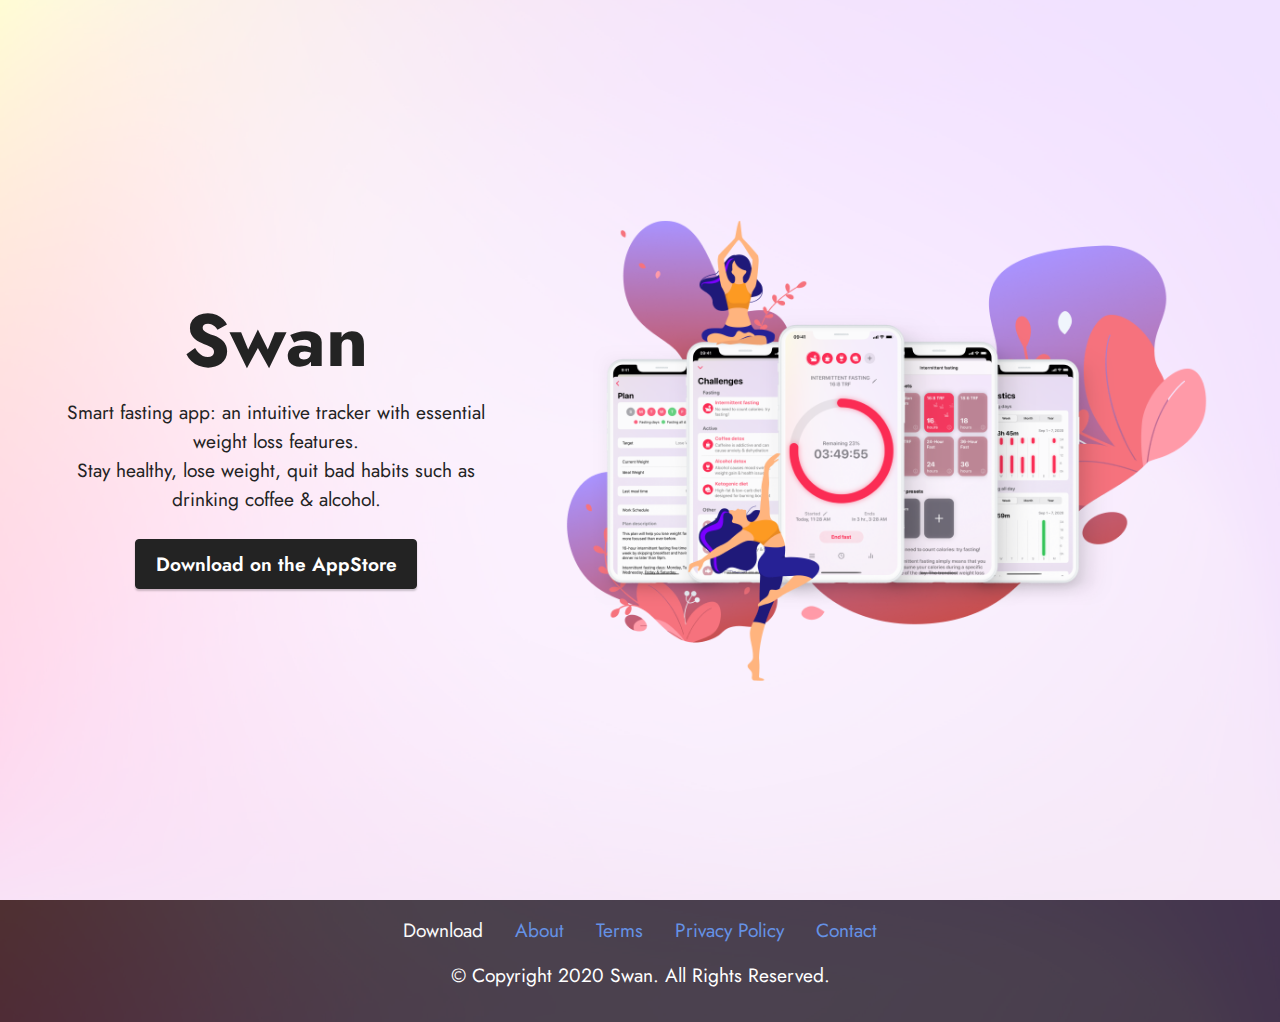
<file: index.html>
<!DOCTYPE html>
<html  >
<head>
  <!-- Site made with Mobirise Website Builder v5.1.4, https://mobirise.com -->
  <meta charset="UTF-8">
  <meta http-equiv="X-UA-Compatible" content="IE=edge">
  <meta name="generator" content="Mobirise v5.1.4, mobirise.com">
  <meta name="viewport" content="width=device-width, initial-scale=1, minimum-scale=1">
  <link rel="shortcut icon" href="assets/images/swan1024x1024.png" type="image/x-icon">
  <meta name="description" content="Swan: Smart fasting app | Home">
  
  
  <title>Swan: Smart fasting app | Home</title>
  <link rel="stylesheet" href="assets/tether/tether.min.css">
  <link rel="stylesheet" href="assets/bootstrap/css/bootstrap.min.css">
  <link rel="stylesheet" href="assets/bootstrap/css/bootstrap-grid.min.css">
  <link rel="stylesheet" href="assets/bootstrap/css/bootstrap-reboot.min.css">
  <link rel="stylesheet" href="assets/socicon/css/styles.css">
  <link rel="stylesheet" href="assets/theme/css/style.css">
  <link rel="preload" as="style" href="assets/mobirise/css/mbr-additional.css"><link rel="stylesheet" href="assets/mobirise/css/mbr-additional.css" type="text/css">
  
  
  
  
</head>
<body>
  
  <section class="header11 cid-sacUpT2Wcn mbr-fullscreen mbr-parallax-background" id="header11-3">

    

    <div class="mbr-overlay" style="opacity: 0.8; background-color: rgb(255, 255, 255);"></div>

    <div class="container-fluid">
        <div class="row justify-content-center">
            <div class="col-12 col-md-7 image-wrapper">
                <img class="w-100" src="assets/images/web-bg-2.png" alt="Mobirise">
            </div>
            <div class="col-12 col-md">
                <div class="text-wrapper text-center">
                    <h1 class="mbr-section-title mbr-fonts-style mb-3 display-1"><strong>Swan</strong></h1>
                    <p class="mbr-text mbr-fonts-style display-7">Smart fasting app: an intuitive tracker with essential weight loss features.<br>Stay healthy, lose weight, quit bad habits such as drinking coffee &amp; alcohol.<br></p>
                    <div class="mbr-section-btn mt-3"><a class="btn btn-black display-7" href="https://apps.apple.com/us/app/id1518080782" target="_blank">Download on the AppStore</a></div>
                </div>
            </div>
        </div>
    </div>
</section>

<section class="footer3 cid-sadb1CJfXF mbr-parallax-background" once="footers" id="footer3-e">

    

    <div class="mbr-overlay" style="opacity: 0.8; background-color: rgb(35, 35, 35);"></div>

    <div class="container-fluid">
        <div class="media-container-row align-center mbr-white">
            <div class="row row-links">
                <ul class="foot-menu">
                    
                    
                    
                    
                    
                <li class="foot-menu-item mbr-fonts-style display-7">
                        <a class="text-white text-primary" href="https://apps.apple.com/us/app/id1518080782" target="_blank">Download</a></li><li class="foot-menu-item mbr-fonts-style display-7">
                        <a href="index.html" class="text-primary">About</a></li><li class="foot-menu-item mbr-fonts-style display-7"><a href="terms.html" class="text-primary">Terms</a></li><li class="foot-menu-item mbr-fonts-style display-7"><a href="privacy.html" class="text-primary">Privacy Policy</a></li><li class="foot-menu-item mbr-fonts-style display-7"><a href="contact.html" class="text-primary">Contact</a></li></ul>
            </div>
            
            <div class="row row-copirayt">
                <p class="mbr-text mb-0 mbr-fonts-style mbr-white align-center display-7">
                    © Copyright 2020 Swan. All Rights Reserved.
                </p>
            </div>
        </div>
    </div>
</section>  
</body>
</html>
</file>
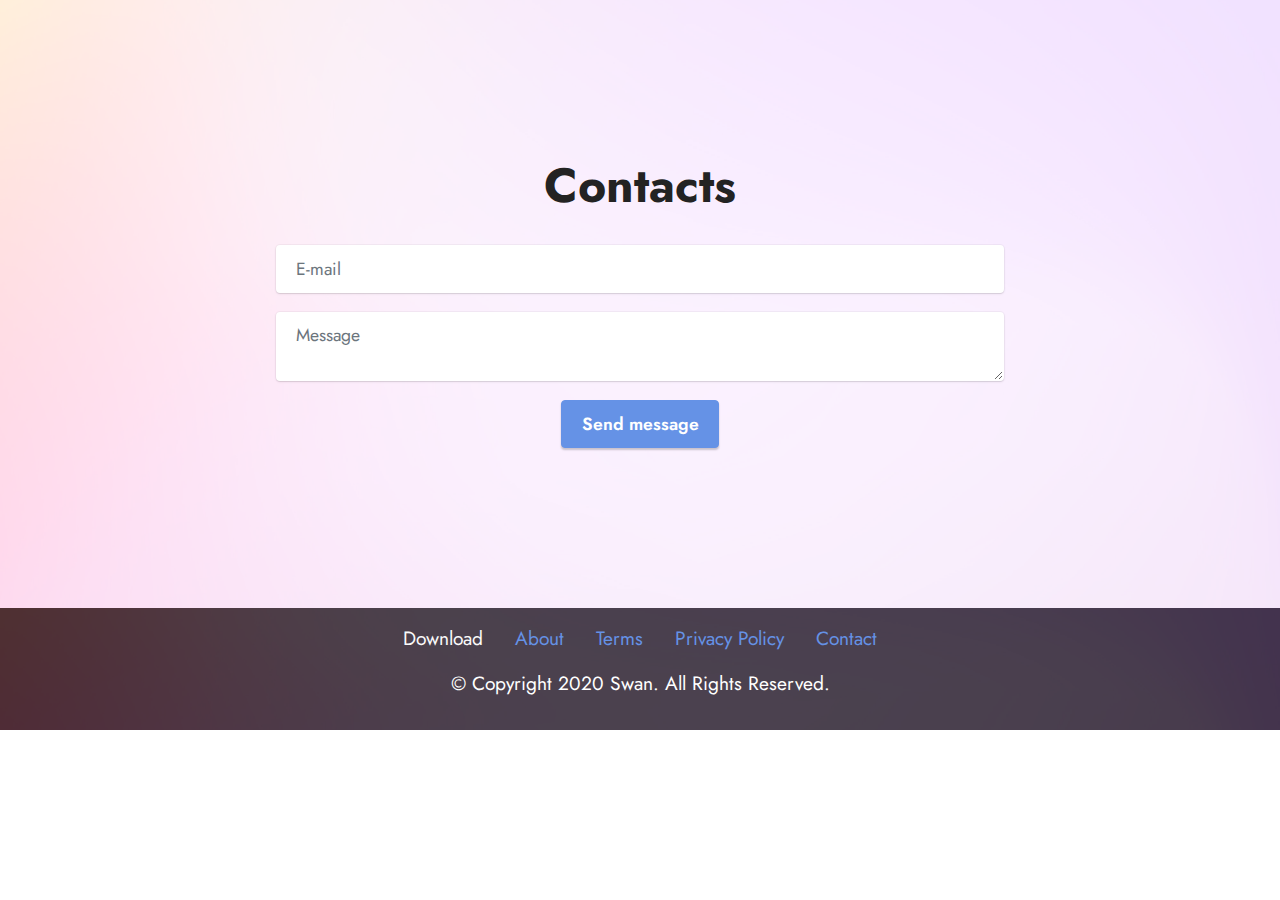
<file: contact.html>
<!DOCTYPE html>
<html  >
<head>
  <!-- Site made with Mobirise Website Builder v5.1.4, https://mobirise.com -->
  <meta charset="UTF-8">
  <meta http-equiv="X-UA-Compatible" content="IE=edge">
  <meta name="generator" content="Mobirise v5.1.4, mobirise.com">
  <meta name="viewport" content="width=device-width, initial-scale=1, minimum-scale=1">
  <link rel="shortcut icon" href="assets/images/swan1024x1024.png" type="image/x-icon">
  <meta name="description" content="Swan: Smart fasting app | Contact">
  
  
  <title>Swan: Smart fasting app | Contact</title>
  <link rel="stylesheet" href="assets/tether/tether.min.css">
  <link rel="stylesheet" href="assets/bootstrap/css/bootstrap.min.css">
  <link rel="stylesheet" href="assets/bootstrap/css/bootstrap-grid.min.css">
  <link rel="stylesheet" href="assets/bootstrap/css/bootstrap-reboot.min.css">
  <link rel="stylesheet" href="assets/formstyler/jquery.formstyler.css">
  <link rel="stylesheet" href="assets/formstyler/jquery.formstyler.theme.css">
  <link rel="stylesheet" href="assets/datepicker/jquery.datetimepicker.min.css">
  <link rel="stylesheet" href="assets/socicon/css/styles.css">
  <link rel="stylesheet" href="assets/theme/css/style.css">
  <link rel="preload" as="style" href="assets/mobirise/css/mbr-additional.css"><link rel="stylesheet" href="assets/mobirise/css/mbr-additional.css" type="text/css">
  
  
  
  
</head>
<body>
  
  <section class="form5 cid-sadhe3ELRq" id="form5-f">
    
    <div class="mbr-overlay"></div>
    <div class="container">
        <div class="mbr-section-head">
            <h3 class="mbr-section-title mbr-fonts-style align-center mb-0 display-2">
                <strong>Contacts</strong>
            </h3>
            
        </div>
        <div class="row justify-content-center mt-4">
            <div class="col-lg-8 mx-auto mbr-form" data-form-type="formoid">
                <form action="https://mobirise.eu/" method="POST" class="mbr-form form-with-styler" data-form-title="Form Name"><input type="hidden" name="email" data-form-email="true" value="au7L+QNmudMlCbdRrjAVXWX4Z8oZevZJ2yTM5MJSW9HOSkTdnkqFOqL+OeaS2eS1cqkwf2vuom8e4bO8U31mH7VuAk5v9Bh4+tZeS7ToPcbuH/jM7FpdspgJvAL+gcUX">
                    <div class="">
                        <div hidden="hidden" data-form-alert="" class="alert alert-success col-12">Thanks for filling out
                            the form!</div>
                        <div hidden="hidden" data-form-alert-danger="" class="alert alert-danger col-12">Oops...! some
                            problem!</div>
                    </div>
                    <div class="dragArea row">
                        
                        <div class="col-md col-sm-12 form-group" data-for="email">
                            <input type="email" name="email" placeholder="E-mail" data-form-field="email" class="form-control" value="" id="email-form5-f">
                        </div>
                        
                        <div class="col-12 form-group" data-for="textarea">
                            <textarea name="textarea" placeholder="Message" data-form-field="textarea" class="form-control" id="textarea-form5-f"></textarea>
                        </div>
                        <div class="col-lg-12 col-md-12 col-sm-12 align-center mbr-section-btn">
                            <button type="submit" class="btn btn-primary display-4">Send message</button>
                        </div>
                    </div>
                </form>
            </div>
        </div>
    </div>
</section>

<section class="footer3 cid-sadb1CJfXF mbr-parallax-background" once="footers" id="footer3-e">

    

    <div class="mbr-overlay" style="opacity: 0.8; background-color: rgb(35, 35, 35);"></div>

    <div class="container-fluid">
        <div class="media-container-row align-center mbr-white">
            <div class="row row-links">
                <ul class="foot-menu">
                    
                    
                    
                    
                    
                <li class="foot-menu-item mbr-fonts-style display-7">
                        <a class="text-white text-primary" href="https://apps.apple.com/us/app/id1518080782" target="_blank">Download</a></li><li class="foot-menu-item mbr-fonts-style display-7">
                        <a href="index.html" class="text-primary">About</a></li><li class="foot-menu-item mbr-fonts-style display-7"><a href="terms.html" class="text-primary">Terms</a></li><li class="foot-menu-item mbr-fonts-style display-7"><a href="privacy.html" class="text-primary">Privacy Policy</a></li><li class="foot-menu-item mbr-fonts-style display-7"><a href="contact.html" class="text-primary">Contact</a></li></ul>
            </div>
            
            <div class="row row-copirayt">
                <p class="mbr-text mb-0 mbr-fonts-style mbr-white align-center display-7">
                    © Copyright 2020 Swan. All Rights Reserved.
                </p>
            </div>
        </div>
    </div>
</section>
</body>
</html>
</file>
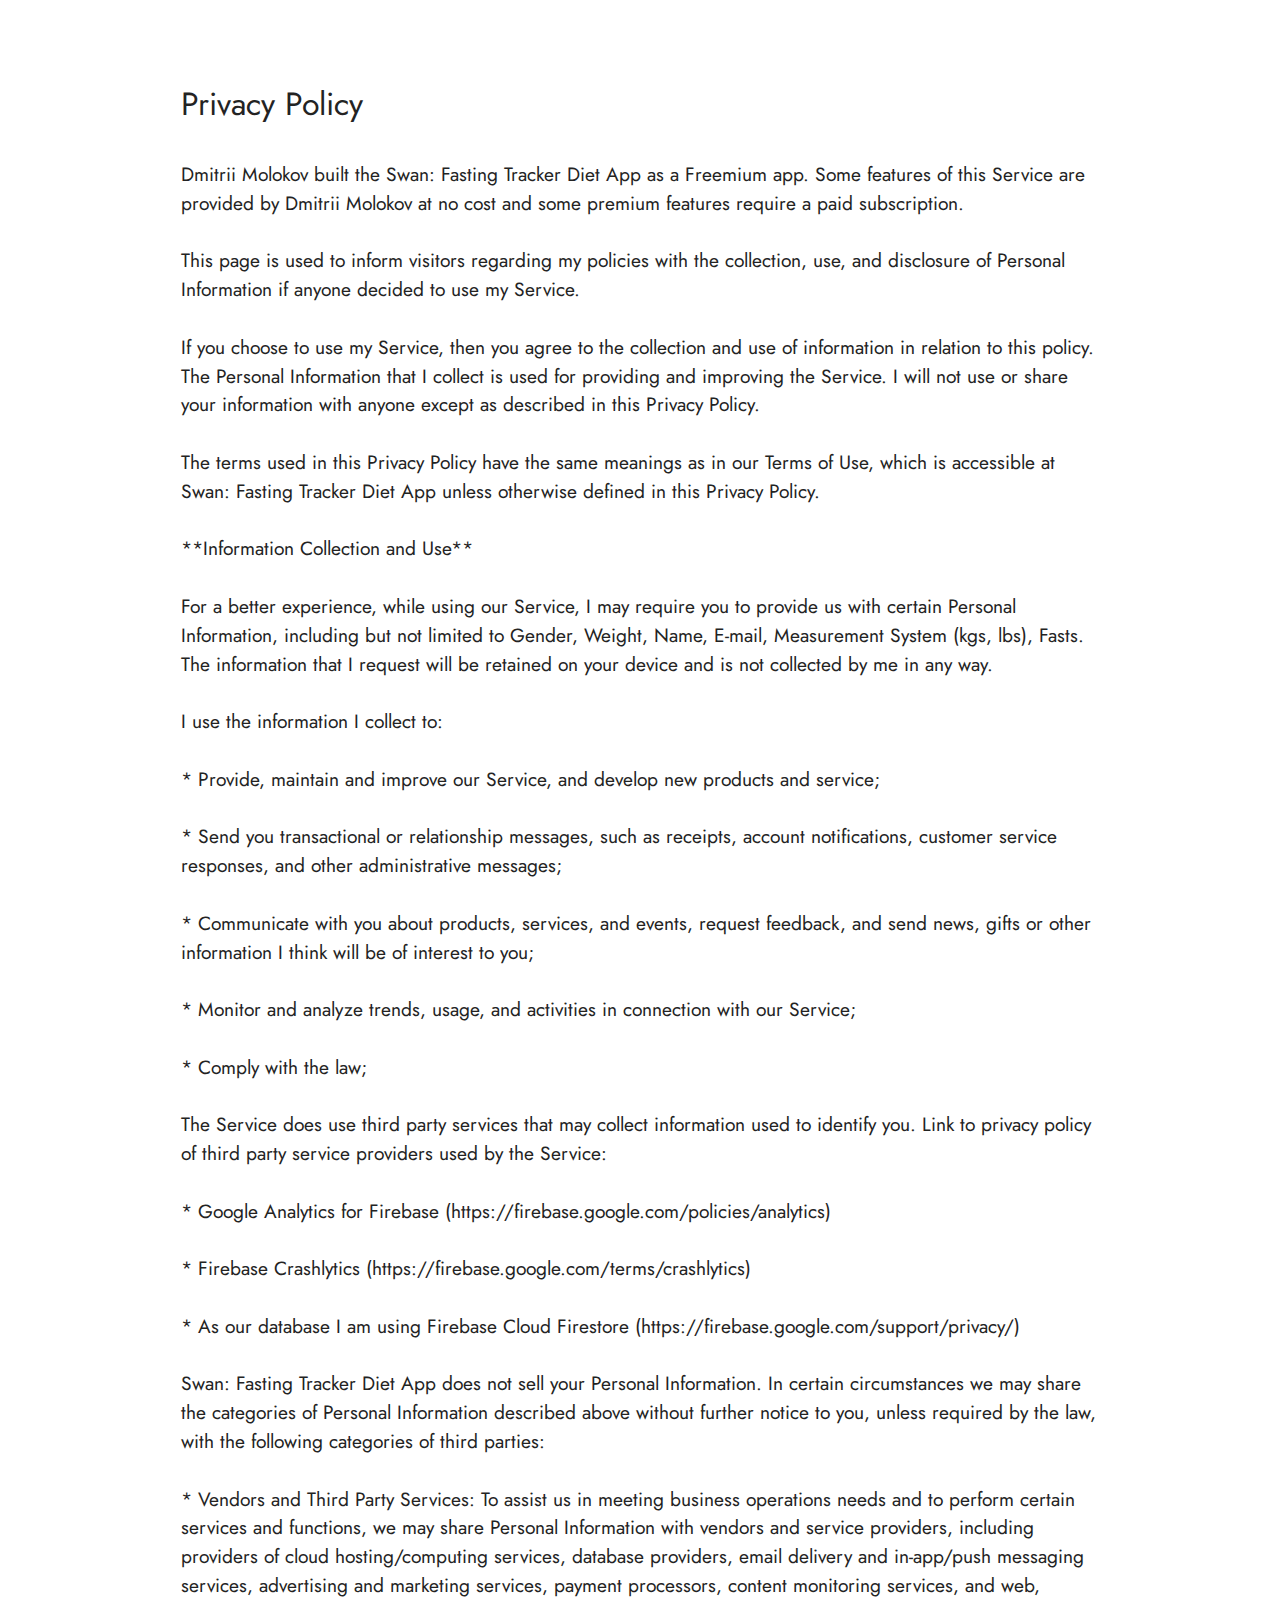
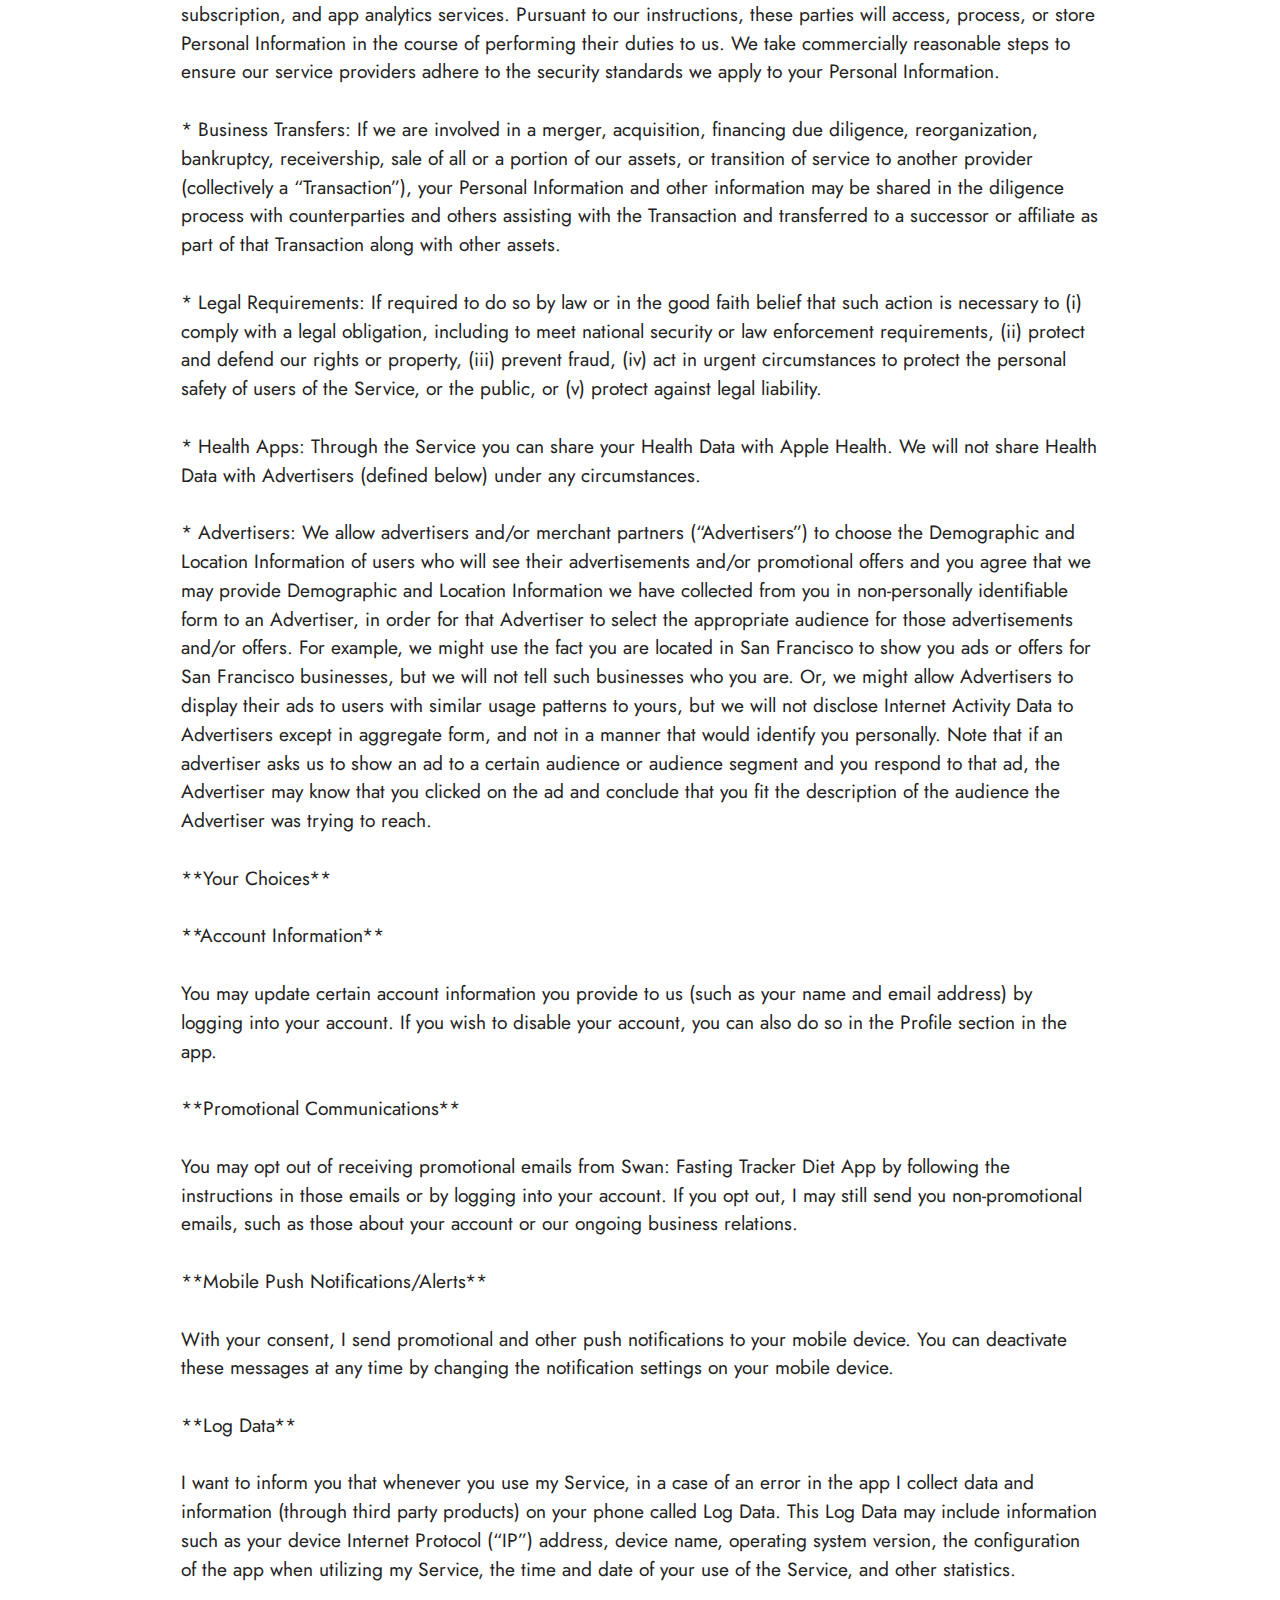
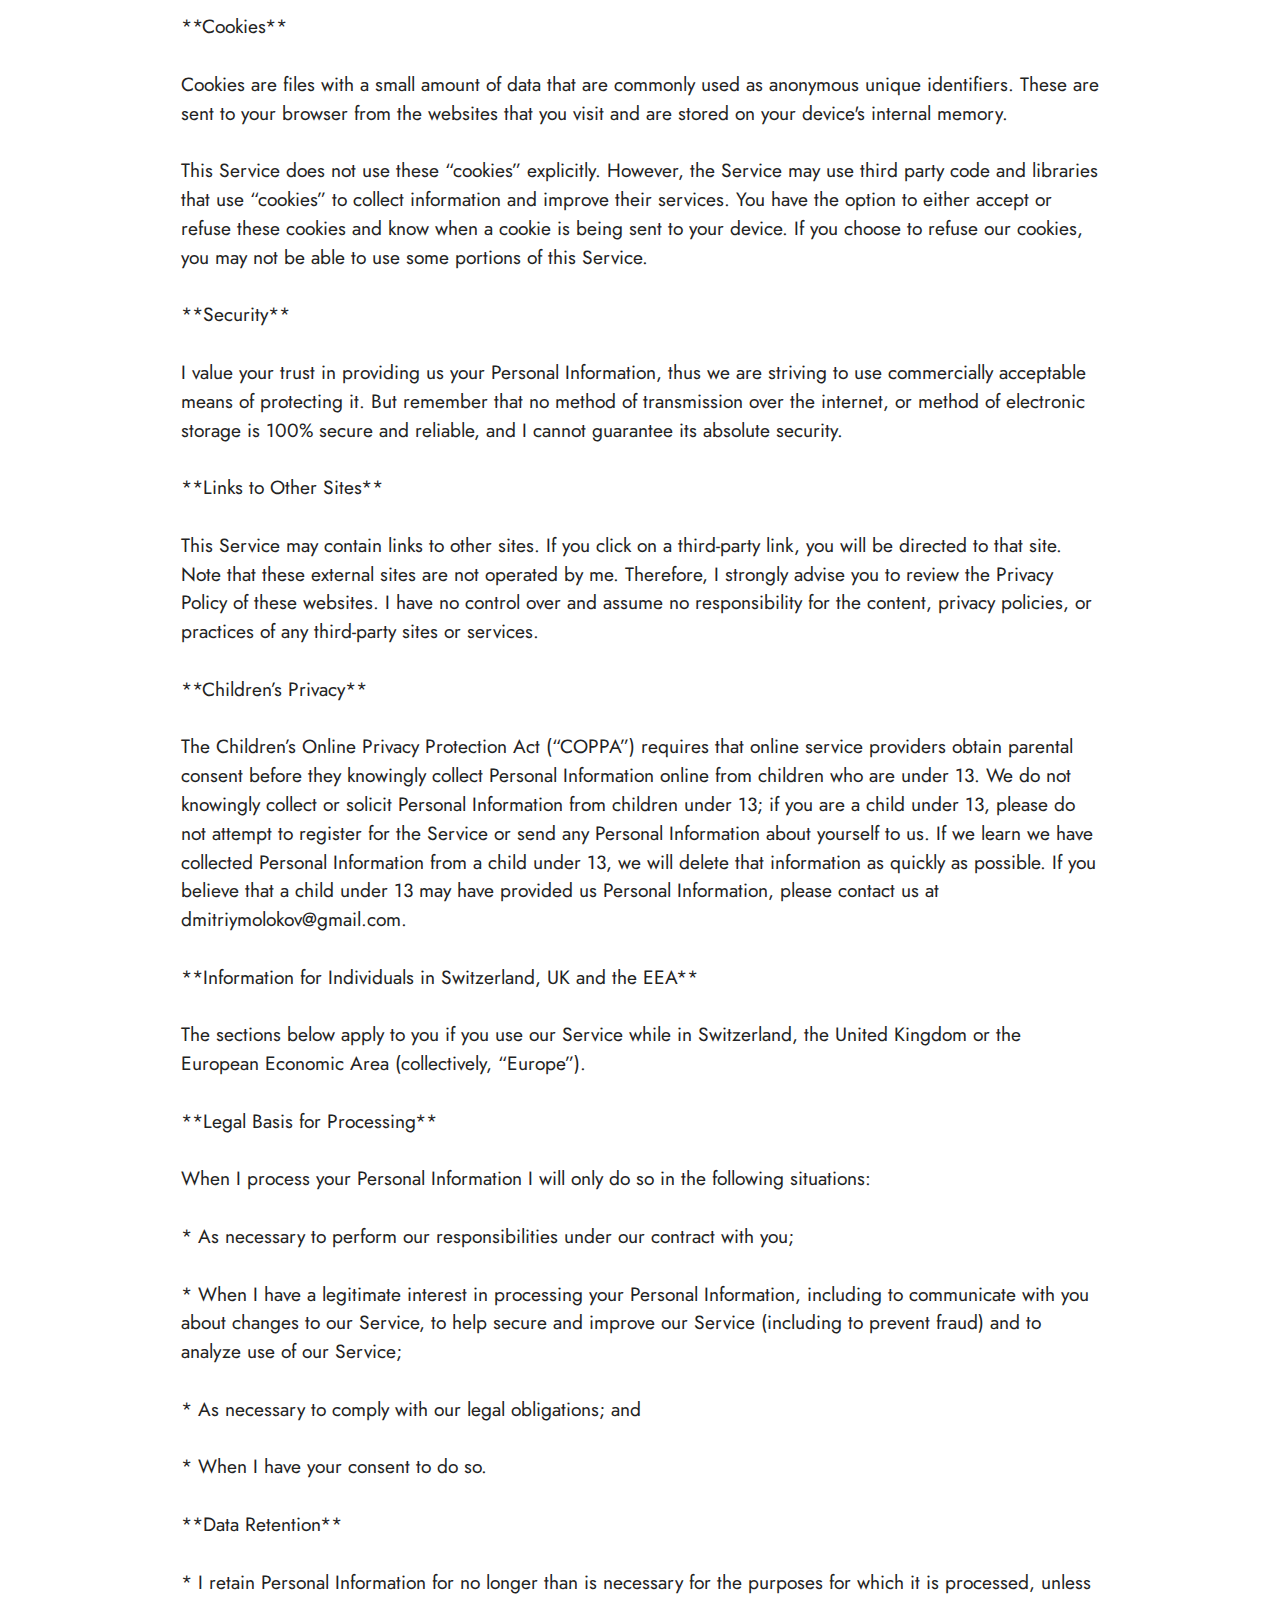
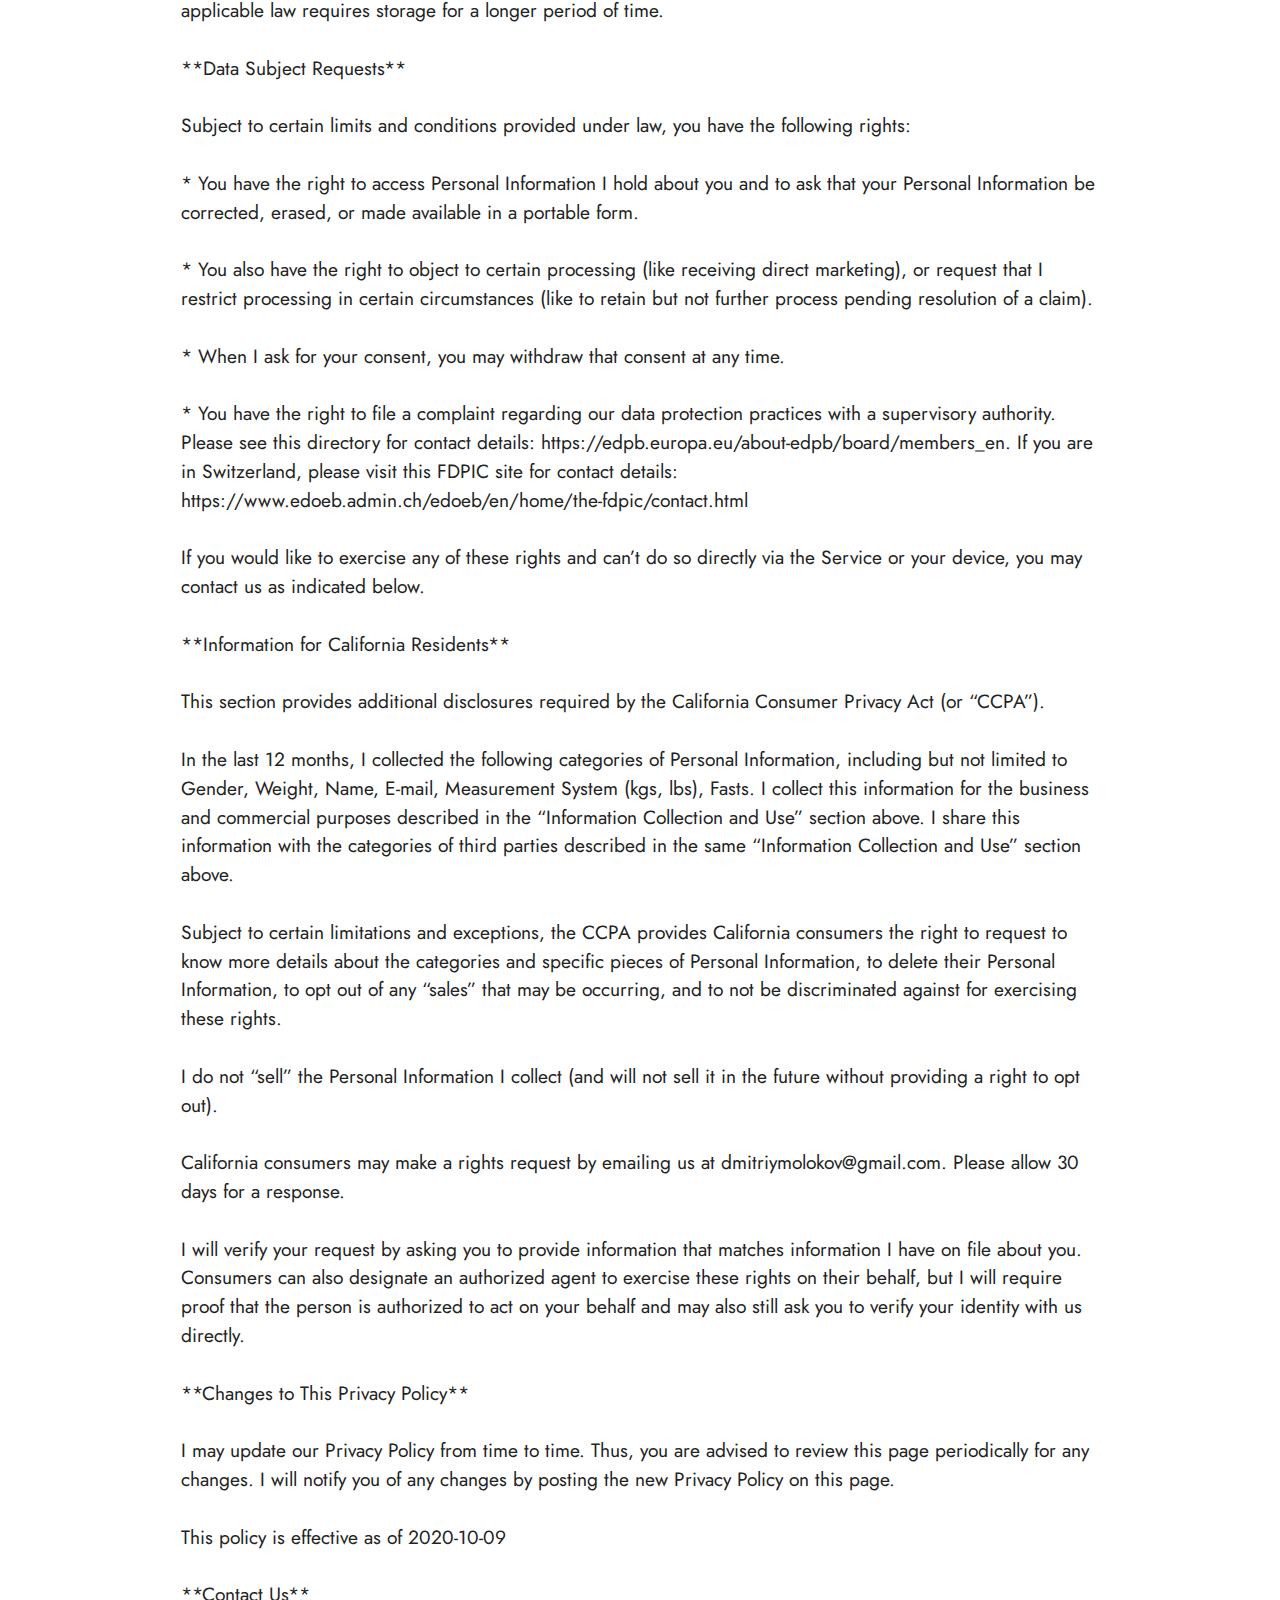
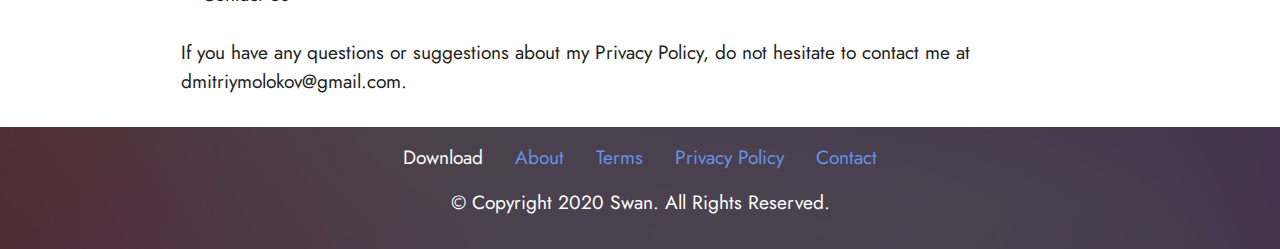
<file: privacy.html>
<!DOCTYPE html>
<html  >
<head>
  <!-- Site made with Mobirise Website Builder v5.1.4, https://mobirise.com -->
  <meta charset="UTF-8">
  <meta http-equiv="X-UA-Compatible" content="IE=edge">
  <meta name="generator" content="Mobirise v5.1.4, mobirise.com">
  <meta name="viewport" content="width=device-width, initial-scale=1, minimum-scale=1">
  <link rel="shortcut icon" href="assets/images/swan1024x1024.png" type="image/x-icon">
  <meta name="description" content="Swan: Smart fasting app | Privacy Policy">
  
  
  <title>Swan: Smart fasting app | Privacy Policy</title>
  <link rel="stylesheet" href="assets/tether/tether.min.css">
  <link rel="stylesheet" href="assets/bootstrap/css/bootstrap.min.css">
  <link rel="stylesheet" href="assets/bootstrap/css/bootstrap-grid.min.css">
  <link rel="stylesheet" href="assets/bootstrap/css/bootstrap-reboot.min.css">
  <link rel="stylesheet" href="assets/socicon/css/styles.css">
  <link rel="stylesheet" href="assets/theme/css/style.css">
  <link rel="preload" as="style" href="assets/mobirise/css/mbr-additional.css"><link rel="stylesheet" href="assets/mobirise/css/mbr-additional.css" type="text/css">
  
  
  
  
</head>
<body>
  
  <section class="content5 cid-sad8P8MozH" id="content5-b">
    
    <div class="container">
        <div class="row justify-content-center">
            <div class="col-md-12 col-lg-10">
                
                <h4 class="mbr-section-subtitle mbr-fonts-style mb-4 display-5">Privacy Policy</h4>
                <p class="mbr-text mbr-fonts-style display-7">Dmitrii Molokov built the Swan: Fasting Tracker Diet App as a Freemium app. Some features of this Service are provided by Dmitrii Molokov at no cost and some premium features require a paid subscription.<br><br>This page is used to inform visitors regarding my policies with the collection, use, and disclosure of Personal Information if anyone decided to use my Service.<br><br>If you choose to use my Service, then you agree to the collection and use of information in relation to this policy. The Personal Information that I collect is used for providing and improving the Service. I will not use or share your information with anyone except as described in this Privacy Policy.<br><br>The terms used in this Privacy Policy have the same meanings as in our Terms of Use, which is accessible at Swan: Fasting Tracker Diet App unless otherwise defined in this Privacy Policy.<br><br>**Information Collection and Use**<br><br>For a better experience, while using our Service, I may require you to provide us with certain Personal Information, including but not limited to Gender, Weight, Name, E-mail, Measurement System (kgs, lbs), Fasts. The information that I request will be retained on your device and is not collected by me in any way.<br><br>I use the information I collect to:<br><br>* Provide, maintain and improve our Service, and develop new products and service;<br><br>* Send you transactional or relationship messages, such as receipts, account notifications, customer service responses, and other administrative messages;<br><br>* Communicate with you about products, services, and events, request feedback, and send news, gifts or other information I think will be of interest to you;<br><br>* Monitor and analyze trends, usage, and activities in connection with our Service;<br><br>* Comply with the law;<br><br>The Service does use third party services that may collect information used to identify you. Link to privacy policy of third party service providers used by the Service:<br><br>* Google Analytics for Firebase (https://firebase.google.com/policies/analytics)<br><br>* Firebase Crashlytics (https://firebase.google.com/terms/crashlytics)<br><br>* As our database I am using Firebase Cloud Firestore (https://firebase.google.com/support/privacy/)<br><br>Swan: Fasting Tracker Diet App does not sell your Personal Information. In certain circumstances we may share the categories of Personal Information described above without further notice to you, unless required by the law, with the following categories of third parties:<br><br>* Vendors and Third Party Services: To assist us in meeting business operations needs and to perform certain services and functions, we may share Personal Information with vendors and service providers, including providers of cloud hosting/computing services, database providers, email delivery and in-app/push messaging services, advertising and marketing services, payment processors, content monitoring services, and web, subscription, and app analytics services. Pursuant to our instructions, these parties will access, process, or store Personal Information in the course of performing their duties to us. We take commercially reasonable steps to ensure our service providers adhere to the security standards we apply to your Personal Information.<br><br>* Business Transfers: If we are involved in a merger, acquisition, financing due diligence, reorganization, bankruptcy, receivership, sale of all or a portion of our assets, or transition of service to another provider (collectively a “Transaction”), your Personal Information and other information may be shared in the diligence process with counterparties and others assisting with the Transaction and transferred to a successor or affiliate as part of that Transaction along with other assets.<br><br>* Legal Requirements: If required to do so by law or in the good faith belief that such action is necessary to (i) comply with a legal obligation, including to meet national security or law enforcement requirements, (ii) protect and defend our rights or property, (iii) prevent fraud, (iv) act in urgent circumstances to protect the personal safety of users of the Service, or the public, or (v) protect against legal liability.<br><br>* Health Apps: Through the Service you can share your Health Data with Apple Health. We will not share Health Data with Advertisers (defined below) under any circumstances.<br><br>* Advertisers: We allow advertisers and/or merchant partners (“Advertisers”) to choose the Demographic and Location Information of users who will see their advertisements and/or promotional offers and you agree that we may provide Demographic and Location Information we have collected from you in non-personally identifiable form to an Advertiser, in order for that Advertiser to select the appropriate audience for those advertisements and/or offers. For example, we might use the fact you are located in San Francisco to show you ads or offers for San Francisco businesses, but we will not tell such businesses who you are. Or, we might allow Advertisers to display their ads to users with similar usage patterns to yours, but we will not disclose Internet Activity Data to Advertisers except in aggregate form, and not in a manner that would identify you personally. Note that if an advertiser asks us to show an ad to a certain audience or audience segment and you respond to that ad, the Advertiser may know that you clicked on the ad and conclude that you fit the description of the audience the Advertiser was trying to reach.<br><br>**Your Choices**<br><br>**Account Information**<br><br>You may update certain account information you provide to us (such as your name and email address) by logging into your account. If you wish to disable your account, you can also do so in the Profile section in the app.<br><br>**Promotional Communications**<br><br>You may opt out of receiving promotional emails from Swan: Fasting Tracker Diet App by following the instructions in those emails or by logging into your account. If you opt out, I may still send you non-promotional emails, such as those about your account or our ongoing business relations.<br><br>**Mobile Push Notifications/Alerts**<br><br>With your consent, I send promotional and other push notifications to your mobile device. You can deactivate these messages at any time by changing the notification settings on your mobile device.<br><br>**Log Data**<br><br>I want to inform you that whenever you use my Service, in a case of an error in the app I collect data and information (through third party products) on your phone called Log Data. This Log Data may include information such as your device Internet Protocol (“IP”) address, device name, operating system version, the configuration of the app when utilizing my Service, the time and date of your use of the Service, and other statistics.<br><br>**Cookies**<br><br>Cookies are files with a small amount of data that are commonly used as anonymous unique identifiers. These are sent to your browser from the websites that you visit and are stored on your device's internal memory.<br><br>This Service does not use these “cookies” explicitly. However, the Service may use third party code and libraries that use “cookies” to collect information and improve their services. You have the option to either accept or refuse these cookies and know when a cookie is being sent to your device. If you choose to refuse our cookies, you may not be able to use some portions of this Service.<br><br>**Security**<br><br>I value your trust in providing us your Personal Information, thus we are striving to use commercially acceptable means of protecting it. But remember that no method of transmission over the internet, or method of electronic storage is 100% secure and reliable, and I cannot guarantee its absolute security.<br><br>**Links to Other Sites**<br><br>This Service may contain links to other sites. If you click on a third-party link, you will be directed to that site. Note that these external sites are not operated by me. Therefore, I strongly advise you to review the Privacy Policy of these websites. I have no control over and assume no responsibility for the content, privacy policies, or practices of any third-party sites or services.<br><br>**Children’s Privacy**<br><br>The Children’s Online Privacy Protection Act (“COPPA”) requires that online service providers obtain parental consent before they knowingly collect Personal Information online from children who are under 13. We do not knowingly collect or solicit Personal Information from children under 13; if you are a child under 13, please do not attempt to register for the Service or send any Personal Information about yourself to us. If we learn we have collected Personal Information from a child under 13, we will delete that information as quickly as possible. If you believe that a child under 13 may have provided us Personal Information, please contact us at dmitriymolokov@gmail.com.<br><br>**Information for Individuals in Switzerland, UK and the EEA**<br><br>The sections below apply to you if you use our Service while in Switzerland, the United Kingdom or the European Economic Area (collectively, “Europe”).<br><br>**Legal Basis for Processing**<br><br>When I process your Personal Information I will only do so in the following situations:<br><br>* As necessary to perform our responsibilities under our contract with you;<br><br>* When I have a legitimate interest in processing your Personal Information, including to communicate with you about changes to our Service, to help secure and improve our Service (including to prevent fraud) and to analyze use of our Service;<br><br>* As necessary to comply with our legal obligations; and<br><br>* When I have your consent to do so.<br><br>**Data Retention**<br><br>* I retain Personal Information for no longer than is necessary for the purposes for which it is processed, unless applicable law requires storage for a longer period of time.<br><br>**Data Subject Requests**<br><br>Subject to certain limits and conditions provided under law, you have the following rights:<br><br>* You have the right to access Personal Information I hold about you and to ask that your Personal Information be corrected, erased, or made available in a portable form.<br><br>* You also have the right to object to certain processing (like receiving direct marketing), or request that I restrict processing in certain circumstances (like to retain but not further process pending resolution of a claim).<br><br>* When I ask for your consent, you may withdraw that consent at any time.<br><br>* You have the right to file a complaint regarding our data protection practices with a supervisory authority. Please see this directory for contact details: https://edpb.europa.eu/about-edpb/board/members_en. If you are in Switzerland, please visit this FDPIC site for contact details: https://www.edoeb.admin.ch/edoeb/en/home/the-fdpic/contact.html<br><br>If you would like to exercise any of these rights and can’t do so directly via the Service or your device, you may contact us as indicated below.<br><br>**Information for California Residents**<br><br>This section provides additional disclosures required by the California Consumer Privacy Act (or “CCPA”).<br><br>In the last 12 months, I collected the following categories of Personal Information, including but not limited to Gender, Weight, Name, E-mail, Measurement System (kgs, lbs), Fasts. I collect this information for the business and commercial purposes described in the “Information Collection and Use” section above. I share this information with the categories of third parties described in the same “Information Collection and Use” section above.<br><br>Subject to certain limitations and exceptions, the CCPA provides California consumers the right to request to know more details about the categories and specific pieces of Personal Information, to delete their Personal Information, to opt out of any “sales” that may be occurring, and to not be discriminated against for exercising these rights.<br><br>I do not “sell” the Personal Information I collect (and will not sell it in the future without providing a right to opt out).<br><br>California consumers may make a rights request by emailing us at dmitriymolokov@gmail.com. Please allow 30 days for a response.<br><br>I will verify your request by asking you to provide information that matches information I have on file about you. Consumers can also designate an authorized agent to exercise these rights on their behalf, but I will require proof that the person is authorized to act on your behalf and may also still ask you to verify your identity with us directly.<br><br>**Changes to This Privacy Policy**<br><br>I may update our Privacy Policy from time to time. Thus, you are advised to review this page periodically for any changes. I will notify you of any changes by posting the new Privacy Policy on this page.<br><br>This policy is effective as of 2020-10-09<br><br>**Contact Us**<br><br>If you have any questions or suggestions about my Privacy Policy, do not hesitate to contact me at dmitriymolokov@gmail.com.</p>
            </div>
        </div>
    </div>
</section>

<section class="footer3 cid-sadb1CJfXF mbr-parallax-background" once="footers" id="footer3-e">

    

    <div class="mbr-overlay" style="opacity: 0.8; background-color: rgb(35, 35, 35);"></div>

    <div class="container-fluid">
        <div class="media-container-row align-center mbr-white">
            <div class="row row-links">
                <ul class="foot-menu">
                    
                    
                    
                    
                    
                <li class="foot-menu-item mbr-fonts-style display-7">
                        <a class="text-white text-primary" href="https://apps.apple.com/us/app/id1518080782" target="_blank">Download</a></li><li class="foot-menu-item mbr-fonts-style display-7">
                        <a href="index.html" class="text-primary">About</a></li><li class="foot-menu-item mbr-fonts-style display-7"><a href="terms.html" class="text-primary">Terms</a></li><li class="foot-menu-item mbr-fonts-style display-7"><a href="privacy.html" class="text-primary">Privacy Policy</a></li><li class="foot-menu-item mbr-fonts-style display-7"><a href="contact.html" class="text-primary">Contact</a></li></ul>
            </div>
            
            <div class="row row-copirayt">
                <p class="mbr-text mb-0 mbr-fonts-style mbr-white align-center display-7">
                    © Copyright 2020 Swan. All Rights Reserved.
                </p>
            </div>
        </div>
    </div>
</section>
</body>
</html>
</file>
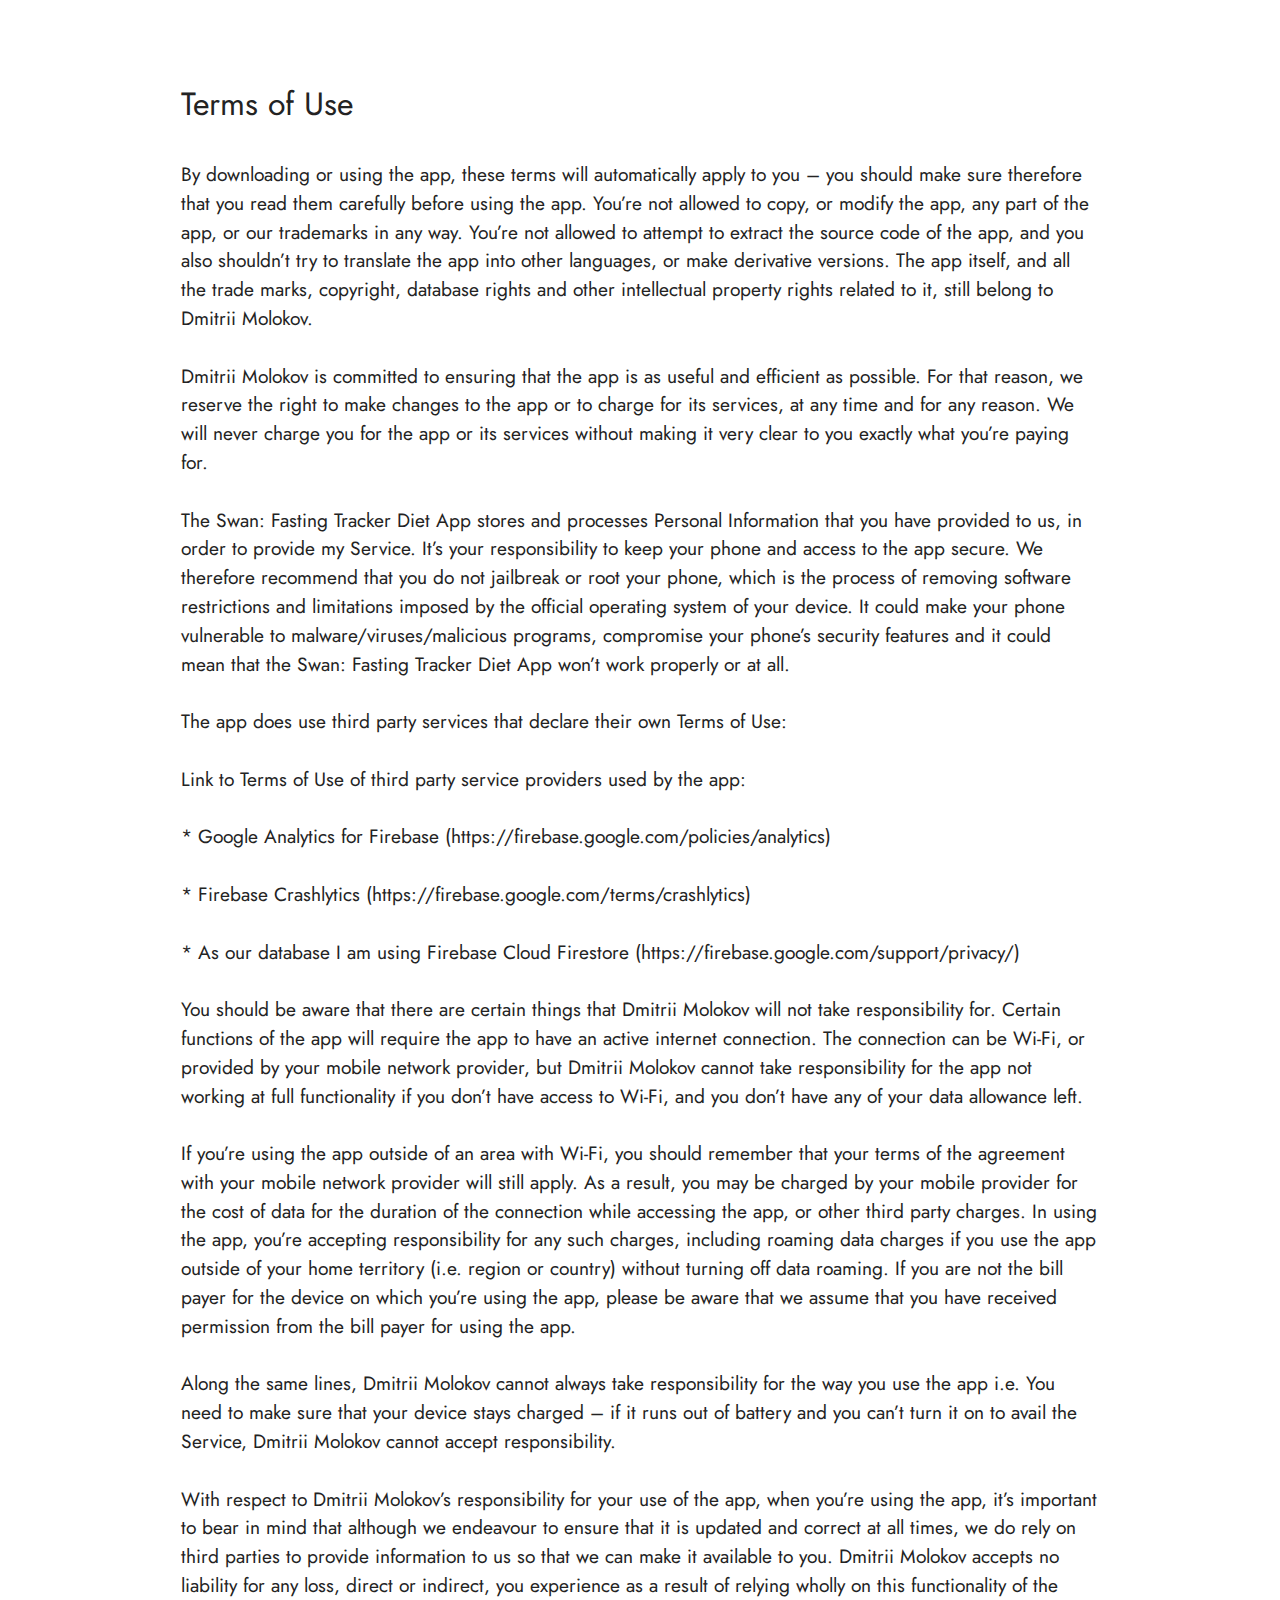
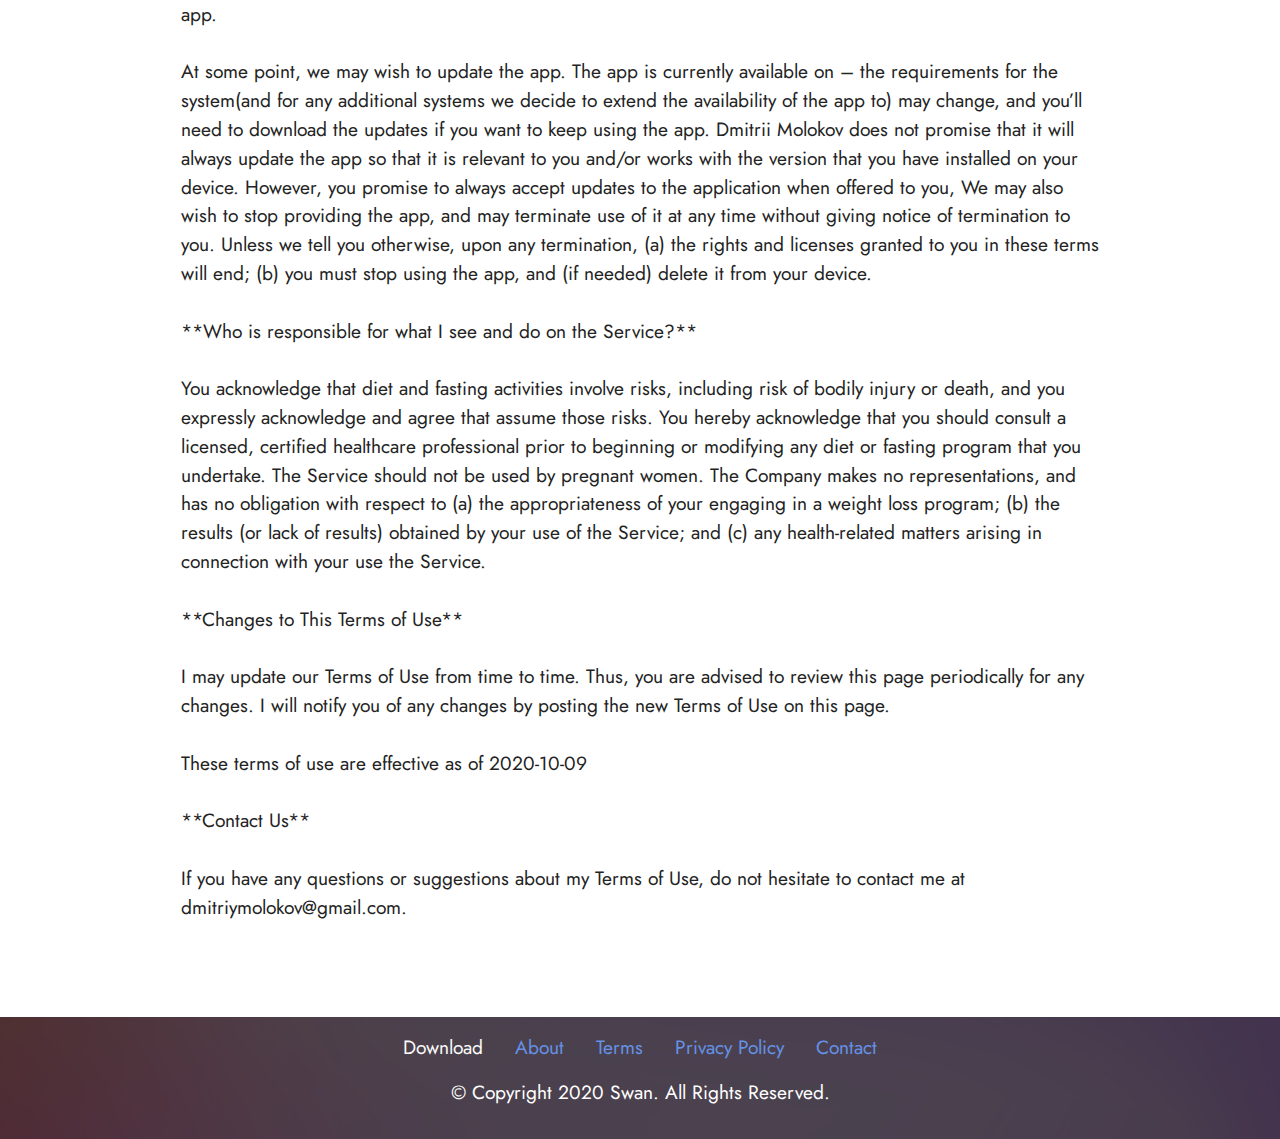
<file: terms.html>
<!DOCTYPE html>
<html  >
<head>
  <!-- Site made with Mobirise Website Builder v5.1.4, https://mobirise.com -->
  <meta charset="UTF-8">
  <meta http-equiv="X-UA-Compatible" content="IE=edge">
  <meta name="generator" content="Mobirise v5.1.4, mobirise.com">
  <meta name="viewport" content="width=device-width, initial-scale=1, minimum-scale=1">
  <link rel="shortcut icon" href="assets/images/swan1024x1024.png" type="image/x-icon">
  <meta name="description" content="Swan: Smart fasting app | Terms">
  
  
  <title>Swan: Smart fasting app | Terms</title>
  <link rel="stylesheet" href="assets/tether/tether.min.css">
  <link rel="stylesheet" href="assets/bootstrap/css/bootstrap.min.css">
  <link rel="stylesheet" href="assets/bootstrap/css/bootstrap-grid.min.css">
  <link rel="stylesheet" href="assets/bootstrap/css/bootstrap-reboot.min.css">
  <link rel="stylesheet" href="assets/socicon/css/styles.css">
  <link rel="stylesheet" href="assets/theme/css/style.css">
  <link rel="preload" as="style" href="assets/mobirise/css/mbr-additional.css"><link rel="stylesheet" href="assets/mobirise/css/mbr-additional.css" type="text/css">
  
  
  
  
</head>
<body>
  
  <section class="content5 cid-sad9WwZd0p" id="content5-c">
    
    <div class="container">
        <div class="row justify-content-center">
            <div class="col-md-12 col-lg-10">
                
                <h4 class="mbr-section-subtitle mbr-fonts-style mb-4 display-5">Terms of Use</h4>
                <p class="mbr-text mbr-fonts-style display-7">By downloading or using the app, these terms will automatically apply to you – you should make sure therefore that you read them carefully before using the app. You’re not allowed to copy, or modify the app, any part of the app, or our trademarks in any way. You’re not allowed to attempt to extract the source code of the app, and you also shouldn’t try to translate the app into other languages, or make derivative versions. The app itself, and all the trade marks, copyright, database rights and other intellectual property rights related to it, still belong to Dmitrii Molokov.<br><br>Dmitrii Molokov is committed to ensuring that the app is as useful and efficient as possible. For that reason, we reserve the right to make changes to the app or to charge for its services, at any time and for any reason. We will never charge you for the app or its services without making it very clear to you exactly what you’re paying for.<br><br>The Swan: Fasting Tracker Diet App stores and processes Personal Information that you have provided to us, in order to provide my Service. It’s your responsibility to keep your phone and access to the app secure. We therefore recommend that you do not jailbreak or root your phone, which is the process of removing software restrictions and limitations imposed by the official operating system of your device. It could make your phone vulnerable to malware/viruses/malicious programs, compromise your phone’s security features and it could mean that the Swan: Fasting Tracker Diet App won’t work properly or at all.<br><br>The app does use third party services that declare their own Terms of Use:<br><br>Link to Terms of Use of third party service providers used by the app:<br><br>* Google Analytics for Firebase (https://firebase.google.com/policies/analytics)<br><br>* Firebase Crashlytics (https://firebase.google.com/terms/crashlytics)<br><br>* As our database I am using Firebase Cloud Firestore (https://firebase.google.com/support/privacy/)<br><br>You should be aware that there are certain things that Dmitrii Molokov will not take responsibility for. Certain functions of the app will require the app to have an active internet connection. The connection can be Wi-Fi, or provided by your mobile network provider, but Dmitrii Molokov cannot take responsibility for the app not working at full functionality if you don’t have access to Wi-Fi, and you don’t have any of your data allowance left.<br><br>If you’re using the app outside of an area with Wi-Fi, you should remember that your terms of the agreement with your mobile network provider will still apply. As a result, you may be charged by your mobile provider for the cost of data for the duration of the connection while accessing the app, or other third party charges. In using the app, you’re accepting responsibility for any such charges, including roaming data charges if you use the app outside of your home territory (i.e. region or country) without turning off data roaming. If you are not the bill payer for the device on which you’re using the app, please be aware that we assume that you have received permission from the bill payer for using the app.<br><br>Along the same lines, Dmitrii Molokov cannot always take responsibility for the way you use the app i.e. You need to make sure that your device stays charged – if it runs out of battery and you can’t turn it on to avail the Service, Dmitrii Molokov cannot accept responsibility.<br><br>With respect to Dmitrii Molokov’s responsibility for your use of the app, when you’re using the app, it’s important to bear in mind that although we endeavour to ensure that it is updated and correct at all times, we do rely on third parties to provide information to us so that we can make it available to you. Dmitrii Molokov accepts no liability for any loss, direct or indirect, you experience as a result of relying wholly on this functionality of the app.<br><br>At some point, we may wish to update the app. The app is currently available on – the requirements for the system(and for any additional systems we decide to extend the availability of the app to) may change, and you’ll need to download the updates if you want to keep using the app. Dmitrii Molokov does not promise that it will always update the app so that it is relevant to you and/or works with the version that you have installed on your device. However, you promise to always accept updates to the application when offered to you, We may also wish to stop providing the app, and may terminate use of it at any time without giving notice of termination to you. Unless we tell you otherwise, upon any termination, (a) the rights and licenses granted to you in these terms will end; (b) you must stop using the app, and (if needed) delete it from your device.<br><br>**Who is responsible for what I see and do on the Service?**<br><br>You acknowledge that diet and fasting activities involve risks, including risk of bodily injury or death, and you expressly acknowledge and agree that assume those risks. You hereby acknowledge that you should consult a licensed, certified healthcare professional prior to beginning or modifying any diet or fasting program that you undertake. The Service should not be used by pregnant women. The Company makes no representations, and has no obligation with respect to (a) the appropriateness of your engaging in a weight loss program; (b) the results (or lack of results) obtained by your use of the Service; and (c) any health-related matters arising in connection with your use the Service.<br><br>**Changes to This Terms of Use**<br><br>I may update our Terms of Use from time to time. Thus, you are advised to review this page periodically for any changes. I will notify you of any changes by posting the new Terms of Use on this page.<br><br>These terms of use are effective as of 2020-10-09<br><br>**Contact Us**<br><br>If you have any questions or suggestions about my Terms of Use, do not hesitate to contact me at dmitriymolokov@gmail.com.</p>
            </div>
        </div>
    </div>
</section>

<section class="footer3 cid-sadb1CJfXF mbr-parallax-background" once="footers" id="footer3-e">

    

    <div class="mbr-overlay" style="opacity: 0.8; background-color: rgb(35, 35, 35);"></div>

    <div class="container-fluid">
        <div class="media-container-row align-center mbr-white">
            <div class="row row-links">
                <ul class="foot-menu">
                    
                    
                    
                    
                    
                <li class="foot-menu-item mbr-fonts-style display-7">
                        <a class="text-white text-primary" href="https://apps.apple.com/us/app/id1518080782" target="_blank">Download</a></li><li class="foot-menu-item mbr-fonts-style display-7">
                        <a href="index.html" class="text-primary">About</a></li><li class="foot-menu-item mbr-fonts-style display-7"><a href="terms.html" class="text-primary">Terms</a></li><li class="foot-menu-item mbr-fonts-style display-7"><a href="privacy.html" class="text-primary">Privacy Policy</a></li><li class="foot-menu-item mbr-fonts-style display-7"><a href="contact.html" class="text-primary">Contact</a></li></ul>
            </div>
            
            <div class="row row-copirayt">
                <p class="mbr-text mb-0 mbr-fonts-style mbr-white align-center display-7">
                    © Copyright 2020 Swan. All Rights Reserved.
                </p>
            </div>
        </div>
    </div>
</section>
</body>
</html>
</file>
<file: assets/socicon/css/styles.css>
@charset "UTF-8";

@font-face {
  font-family: 'Socicon';
  src:  url('../fonts/socicon.eot');
  src:  url('../fonts/socicon.eot?#iefix') format('embedded-opentype'),
    url('../fonts/socicon.woff2') format('woff2'),
    url('../fonts/socicon.ttf') format('truetype'),
    url('../fonts/socicon.woff') format('woff'),
    url('../fonts/socicon.svg#socicon') format('svg');
  font-weight: normal;
  font-style: normal;
}

[data-icon]:before {
  font-family: "socicon" !important;
  content: attr(data-icon);
  font-style: normal !important;
  font-weight: normal !important;
  font-variant: normal !important;
  text-transform: none !important;
  speak: none;
  line-height: 1;
  -webkit-font-smoothing: antialiased;
  -moz-osx-font-smoothing: grayscale;
}

[class^="socicon-"], [class*=" socicon-"] {
  /* use !important to prevent issues with browser extensions that change fonts */
  font-family: 'Socicon' !important;
  speak: none;
  font-style: normal;
  font-weight: normal;
  font-variant: normal;
  text-transform: none;
  line-height: 1;

  /* Better Font Rendering =========== */
  -webkit-font-smoothing: antialiased;
  -moz-osx-font-smoothing: grayscale;
}

.socicon-eitaa:before {
  content: "\e97c";
}
.socicon-soroush:before {
  content: "\e97d";
}
.socicon-bale:before {
  content: "\e97e";
}
.socicon-zazzle:before {
  content: "\e97b";
}
.socicon-society6:before {
  content: "\e97a";
}
.socicon-redbubble:before {
  content: "\e979";
}
.socicon-avvo:before {
  content: "\e978";
}
.socicon-stitcher:before {
  content: "\e977";
}
.socicon-googlehangouts:before {
  content: "\e974";
}
.socicon-dlive:before {
  content: "\e975";
}
.socicon-vsco:before {
  content: "\e976";
}
.socicon-flipboard:before {
  content: "\e973";
}
.socicon-ubuntu:before {
  content: "\e958";
}
.socicon-artstation:before {
  content: "\e959";
}
.socicon-invision:before {
  content: "\e95a";
}
.socicon-torial:before {
  content: "\e95b";
}
.socicon-collectorz:before {
  content: "\e95c";
}
.socicon-seenthis:before {
  content: "\e95d";
}
.socicon-googleplaymusic:before {
  content: "\e95e";
}
.socicon-debian:before {
  content: "\e95f";
}
.socicon-filmfreeway:before {
  content: "\e960";
}
.socicon-gnome:before {
  content: "\e961";
}
.socicon-itchio:before {
  content: "\e962";
}
.socicon-jamendo:before {
  content: "\e963";
}
.socicon-mix:before {
  content: "\e964";
}
.socicon-sharepoint:before {
  content: "\e965";
}
.socicon-tinder:before {
  content: "\e966";
}
.socicon-windguru:before {
  content: "\e967";
}
.socicon-cdbaby:before {
  content: "\e968";
}
.socicon-elementaryos:before {
  content: "\e969";
}
.socicon-stage32:before {
  content: "\e96a";
}
.socicon-tiktok:before {
  content: "\e96b";
}
.socicon-gitter:before {
  content: "\e96c";
}
.socicon-letterboxd:before {
  content: "\e96d";
}
.socicon-threema:before {
  content: "\e96e";
}
.socicon-splice:before {
  content: "\e96f";
}
.socicon-metapop:before {
  content: "\e970";
}
.socicon-naver:before {
  content: "\e971";
}
.socicon-remote:before {
  content: "\e972";
}
.socicon-internet:before {
  content: "\e957";
}
.socicon-moddb:before {
  content: "\e94b";
}
.socicon-indiedb:before {
  content: "\e94c";
}
.socicon-traxsource:before {
  content: "\e94d";
}
.socicon-gamefor:before {
  content: "\e94e";
}
.socicon-pixiv:before {
  content: "\e94f";
}
.socicon-myanimelist:before {
  content: "\e950";
}
.socicon-blackberry:before {
  content: "\e951";
}
.socicon-wickr:before {
  content: "\e952";
}
.socicon-spip:before {
  content: "\e953";
}
.socicon-napster:before {
  content: "\e954";
}
.socicon-beatport:before {
  content: "\e955";
}
.socicon-hackerone:before {
  content: "\e956";
}
.socicon-hackernews:before {
  content: "\e946";
}
.socicon-smashwords:before {
  content: "\e947";
}
.socicon-kobo:before {
  content: "\e948";
}
.socicon-bookbub:before {
  content: "\e949";
}
.socicon-mailru:before {
  content: "\e94a";
}
.socicon-gitlab:before {
  content: "\e945";
}
.socicon-instructables:before {
  content: "\e944";
}
.socicon-portfolio:before {
  content: "\e943";
}
.socicon-codered:before {
  content: "\e940";
}
.socicon-origin:before {
  content: "\e941";
}
.socicon-nextdoor:before {
  content: "\e942";
}
.socicon-udemy:before {
  content: "\e93f";
}
.socicon-livemaster:before {
  content: "\e93e";
}
.socicon-crunchbase:before {
  content: "\e93b";
}
.socicon-homefy:before {
  content: "\e93c";
}
.socicon-calendly:before {
  content: "\e93d";
}
.socicon-realtor:before {
  content: "\e90f";
}
.socicon-tidal:before {
  content: "\e910";
}
.socicon-qobuz:before {
  content: "\e911";
}
.socicon-natgeo:before {
  content: "\e912";
}
.socicon-mastodon:before {
  content: "\e913";
}
.socicon-unsplash:before {
  content: "\e914";
}
.socicon-homeadvisor:before {
  content: "\e915";
}
.socicon-angieslist:before {
  content: "\e916";
}
.socicon-codepen:before {
  content: "\e917";
}
.socicon-slack:before {
  content: "\e918";
}
.socicon-openaigym:before {
  content: "\e919";
}
.socicon-logmein:before {
  content: "\e91a";
}
.socicon-fiverr:before {
  content: "\e91b";
}
.socicon-gotomeeting:before {
  content: "\e91c";
}
.socicon-aliexpress:before {
  content: "\e91d";
}
.socicon-guru:before {
  content: "\e91e";
}
.socicon-appstore:before {
  content: "\e91f";
}
.socicon-homes:before {
  content: "\e920";
}
.socicon-zoom:before {
  content: "\e921";
}
.socicon-alibaba:before {
  content: "\e922";
}
.socicon-craigslist:before {
  content: "\e923";
}
.socicon-wix:before {
  content: "\e924";
}
.socicon-redfin:before {
  content: "\e925";
}
.socicon-googlecalendar:before {
  content: "\e926";
}
.socicon-shopify:before {
  content: "\e927";
}
.socicon-freelancer:before {
  content: "\e928";
}
.socicon-seedrs:before {
  content: "\e929";
}
.socicon-bing:before {
  content: "\e92a";
}
.socicon-doodle:before {
  content: "\e92b";
}
.socicon-bonanza:before {
  content: "\e92c";
}
.socicon-squarespace:before {
  content: "\e92d";
}
.socicon-toptal:before {
  content: "\e92e";
}
.socicon-gust:before {
  content: "\e92f";
}
.socicon-ask:before {
  content: "\e930";
}
.socicon-trulia:before {
  content: "\e931";
}
.socicon-loomly:before {
  content: "\e932";
}
.socicon-ghost:before {
  content: "\e933";
}
.socicon-upwork:before {
  content: "\e934";
}
.socicon-fundable:before {
  content: "\e935";
}
.socicon-booking:before {
  content: "\e936";
}
.socicon-googlemaps:before {
  content: "\e937";
}
.socicon-zillow:before {
  content: "\e938";
}
.socicon-niconico:before {
  content: "\e939";
}
.socicon-toneden:before {
  content: "\e93a";
}
.socicon-augment:before {
  content: "\e908";
}
.socicon-bitbucket:before {
  content: "\e909";
}
.socicon-fyuse:before {
  content: "\e90a";
}
.socicon-yt-gaming:before {
  content: "\e90b";
}
.socicon-sketchfab:before {
  content: "\e90c";
}
.socicon-mobcrush:before {
  content: "\e90d";
}
.socicon-microsoft:before {
  content: "\e90e";
}
.socicon-pandora:before {
  content: "\e907";
}
.socicon-messenger:before {
  content: "\e906";
}
.socicon-gamewisp:before {
  content: "\e905";
}
.socicon-bloglovin:before {
  content: "\e904";
}
.socicon-tunein:before {
  content: "\e903";
}
.socicon-gamejolt:before {
  content: "\e901";
}
.socicon-trello:before {
  content: "\e902";
}
.socicon-spreadshirt:before {
  content: "\e900";
}
.socicon-500px:before {
  content: "\e000";
}
.socicon-8tracks:before {
  content: "\e001";
}
.socicon-airbnb:before {
  content: "\e002";
}
.socicon-alliance:before {
  content: "\e003";
}
.socicon-amazon:before {
  content: "\e004";
}
.socicon-amplement:before {
  content: "\e005";
}
.socicon-android:before {
  content: "\e006";
}
.socicon-angellist:before {
  content: "\e007";
}
.socicon-apple:before {
  content: "\e008";
}
.socicon-appnet:before {
  content: "\e009";
}
.socicon-baidu:before {
  content: "\e00a";
}
.socicon-bandcamp:before {
  content: "\e00b";
}
.socicon-battlenet:before {
  content: "\e00c";
}
.socicon-mixer:before {
  content: "\e00d";
}
.socicon-bebee:before {
  content: "\e00e";
}
.socicon-bebo:before {
  content: "\e00f";
}
.socicon-behance:before {
  content: "\e010";
}
.socicon-blizzard:before {
  content: "\e011";
}
.socicon-blogger:before {
  content: "\e012";
}
.socicon-buffer:before {
  content: "\e013";
}
.socicon-chrome:before {
  content: "\e014";
}
.socicon-coderwall:before {
  content: "\e015";
}
.socicon-curse:before {
  content: "\e016";
}
.socicon-dailymotion:before {
  content: "\e017";
}
.socicon-deezer:before {
  content: "\e018";
}
.socicon-delicious:before {
  content: "\e019";
}
.socicon-deviantart:before {
  content: "\e01a";
}
.socicon-diablo:before {
  content: "\e01b";
}
.socicon-digg:before {
  content: "\e01c";
}
.socicon-discord:before {
  content: "\e01d";
}
.socicon-disqus:before {
  content: "\e01e";
}
.socicon-douban:before {
  content: "\e01f";
}
.socicon-draugiem:before {
  content: "\e020";
}
.socicon-dribbble:before {
  content: "\e021";
}
.socicon-drupal:before {
  content: "\e022";
}
.socicon-ebay:before {
  content: "\e023";
}
.socicon-ello:before {
  content: "\e024";
}
.socicon-endomodo:before {
  content: "\e025";
}
.socicon-envato:before {
  content: "\e026";
}
.socicon-etsy:before {
  content: "\e027";
}
.socicon-facebook:before {
  content: "\e028";
}
.socicon-feedburner:before {
  content: "\e029";
}
.socicon-filmweb:before {
  content: "\e02a";
}
.socicon-firefox:before {
  content: "\e02b";
}
.socicon-flattr:before {
  content: "\e02c";
}
.socicon-flickr:before {
  content: "\e02d";
}
.socicon-formulr:before {
  content: "\e02e";
}
.socicon-forrst:before {
  content: "\e02f";
}
.socicon-foursquare:before {
  content: "\e030";
}
.socicon-friendfeed:before {
  content: "\e031";
}
.socicon-github:before {
  content: "\e032";
}
.socicon-goodreads:before {
  content: "\e033";
}
.socicon-google:before {
  content: "\e034";
}
.socicon-googlescholar:before {
  content: "\e035";
}
.socicon-googlegroups:before {
  content: "\e036";
}
.socicon-googlephotos:before {
  content: "\e037";
}
.socicon-googleplus:before {
  content: "\e038";
}
.socicon-grooveshark:before {
  content: "\e039";
}
.socicon-hackerrank:before {
  content: "\e03a";
}
.socicon-hearthstone:before {
  content: "\e03b";
}
.socicon-hellocoton:before {
  content: "\e03c";
}
.socicon-heroes:before {
  content: "\e03d";
}
.socicon-smashcast:before {
  content: "\e03e";
}
.socicon-horde:before {
  content: "\e03f";
}
.socicon-houzz:before {
  content: "\e040";
}
.socicon-icq:before {
  content: "\e041";
}
.socicon-identica:before {
  content: "\e042";
}
.socicon-imdb:before {
  content: "\e043";
}
.socicon-instagram:before {
  content: "\e044";
}
.socicon-issuu:before {
  content: "\e045";
}
.socicon-istock:before {
  content: "\e046";
}
.socicon-itunes:before {
  content: "\e047";
}
.socicon-keybase:before {
  content: "\e048";
}
.socicon-lanyrd:before {
  content: "\e049";
}
.socicon-lastfm:before {
  content: "\e04a";
}
.socicon-line:before {
  content: "\e04b";
}
.socicon-linkedin:before {
  content: "\e04c";
}
.socicon-livejournal:before {
  content: "\e04d";
}
.socicon-lyft:before {
  content: "\e04e";
}
.socicon-macos:before {
  content: "\e04f";
}
.socicon-mail:before {
  content: "\e050";
}
.socicon-medium:before {
  content: "\e051";
}
.socicon-meetup:before {
  content: "\e052";
}
.socicon-mixcloud:before {
  content: "\e053";
}
.socicon-modelmayhem:before {
  content: "\e054";
}
.socicon-mumble:before {
  content: "\e055";
}
.socicon-myspace:before {
  content: "\e056";
}
.socicon-newsvine:before {
  content: "\e057";
}
.socicon-nintendo:before {
  content: "\e058";
}
.socicon-npm:before {
  content: "\e059";
}
.socicon-odnoklassniki:before {
  content: "\e05a";
}
.socicon-openid:before {
  content: "\e05b";
}
.socicon-opera:before {
  content: "\e05c";
}
.socicon-outlook:before {
  content: "\e05d";
}
.socicon-overwatch:before {
  content: "\e05e";
}
.socicon-patreon:before {
  content: "\e05f";
}
.socicon-paypal:before {
  content: "\e060";
}
.socicon-periscope:before {
  content: "\e061";
}
.socicon-persona:before {
  content: "\e062";
}
.socicon-pinterest:before {
  content: "\e063";
}
.socicon-play:before {
  content: "\e064";
}
.socicon-player:before {
  content: "\e065";
}
.socicon-playstation:before {
  content: "\e066";
}
.socicon-pocket:before {
  content: "\e067";
}
.socicon-qq:before {
  content: "\e068";
}
.socicon-quora:before {
  content: "\e069";
}
.socicon-raidcall:before {
  content: "\e06a";
}
.socicon-ravelry:before {
  content: "\e06b";
}
.socicon-reddit:before {
  content: "\e06c";
}
.socicon-renren:before {
  content: "\e06d";
}
.socicon-researchgate:before {
  content: "\e06e";
}
.socicon-residentadvisor:before {
  content: "\e06f";
}
.socicon-reverbnation:before {
  content: "\e070";
}
.socicon-rss:before {
  content: "\e071";
}
.socicon-sharethis:before {
  content: "\e072";
}
.socicon-skype:before {
  content: "\e073";
}
.socicon-slideshare:before {
  content: "\e074";
}
.socicon-smugmug:before {
  content: "\e075";
}
.socicon-snapchat:before {
  content: "\e076";
}
.socicon-songkick:before {
  content: "\e077";
}
.socicon-soundcloud:before {
  content: "\e078";
}
.socicon-spotify:before {
  content: "\e079";
}
.socicon-stackexchange:before {
  content: "\e07a";
}
.socicon-stackoverflow:before {
  content: "\e07b";
}
.socicon-starcraft:before {
  content: "\e07c";
}
.socicon-stayfriends:before {
  content: "\e07d";
}
.socicon-steam:before {
  content: "\e07e";
}
.socicon-storehouse:before {
  content: "\e07f";
}
.socicon-strava:before {
  content: "\e080";
}
.socicon-streamjar:before {
  content: "\e081";
}
.socicon-stumbleupon:before {
  content: "\e082";
}
.socicon-swarm:before {
  content: "\e083";
}
.socicon-teamspeak:before {
  content: "\e084";
}
.socicon-teamviewer:before {
  content: "\e085";
}
.socicon-technorati:before {
  content: "\e086";
}
.socicon-telegram:before {
  content: "\e087";
}
.socicon-tripadvisor:before {
  content: "\e088";
}
.socicon-tripit:before {
  content: "\e089";
}
.socicon-triplej:before {
  content: "\e08a";
}
.socicon-tumblr:before {
  content: "\e08b";
}
.socicon-twitch:before {
  content: "\e08c";
}
.socicon-twitter:before {
  content: "\e08d";
}
.socicon-uber:before {
  content: "\e08e";
}
.socicon-ventrilo:before {
  content: "\e08f";
}
.socicon-viadeo:before {
  content: "\e090";
}
.socicon-viber:before {
  content: "\e091";
}
.socicon-viewbug:before {
  content: "\e092";
}
.socicon-vimeo:before {
  content: "\e093";
}
.socicon-vine:before {
  content: "\e094";
}
.socicon-vkontakte:before {
  content: "\e095";
}
.socicon-warcraft:before {
  content: "\e096";
}
.socicon-wechat:before {
  content: "\e097";
}
.socicon-weibo:before {
  content: "\e098";
}
.socicon-whatsapp:before {
  content: "\e099";
}
.socicon-wikipedia:before {
  content: "\e09a";
}
.socicon-windows:before {
  content: "\e09b";
}
.socicon-wordpress:before {
  content: "\e09c";
}
.socicon-wykop:before {
  content: "\e09d";
}
.socicon-xbox:before {
  content: "\e09e";
}
.socicon-xing:before {
  content: "\e09f";
}
.socicon-yahoo:before {
  content: "\e0a0";
}
.socicon-yammer:before {
  content: "\e0a1";
}
.socicon-yandex:before {
  content: "\e0a2";
}
.socicon-yelp:before {
  content: "\e0a3";
}
.socicon-younow:before {
  content: "\e0a4";
}
.socicon-youtube:before {
  content: "\e0a5";
}
.socicon-zapier:before {
  content: "\e0a6";
}
.socicon-zerply:before {
  content: "\e0a7";
}
.socicon-zomato:before {
  content: "\e0a8";
}
.socicon-zynga:before {
  content: "\e0a9";
}
</file>
<file: assets/theme/css/style.css>
section {
  background-color: #ffffff;
}

body {
  font-style: normal;
  line-height: 1.5;
  font-weight: 400;
  color: #232323;
  position: relative;
}

section,
.container,
.container-fluid {
  position: relative;
  word-wrap: break-word;
}

a.mbr-iconfont:hover {
  text-decoration: none;
}

.article .lead p,
.article .lead ul,
.article .lead ol,
.article .lead pre,
.article .lead blockquote {
  margin-bottom: 0;
}

a {
  font-style: normal;
  font-weight: 400;
  cursor: pointer;
}

a, a:hover {
  text-decoration: none;
}

.mbr-section-title {
  font-style: normal;
  line-height: 1.3;
}

.mbr-section-subtitle {
  line-height: 1.3;
}

.mbr-text {
  font-style: normal;
  line-height: 1.7;
}

h1,
h2,
h3,
h4,
h5,
h6,
.display-1,
.display-2,
.display-4,
.display-5,
.display-7,
span,
p,
a {
  line-height: 1;
  word-break: break-word;
  word-wrap: break-word;
  font-weight: 400;
}

b,
strong {
  font-weight: bold;
}

input:-webkit-autofill, input:-webkit-autofill:hover, input:-webkit-autofill:focus, input:-webkit-autofill:active {
  transition-delay: 9999s;
  transition-property: background-color, color;
}

textarea[type="hidden"] {
  display: none;
}

section {
  background-position: 50% 50%;
  background-repeat: no-repeat;
  background-size: cover;
}

section .mbr-background-video,
section .mbr-background-video-preview {
  position: absolute;
  bottom: 0;
  left: 0;
  right: 0;
  top: 0;
}

.hidden {
  visibility: hidden;
}

.mbr-z-index20 {
  z-index: 20;
}

/*! Base colors */
.mbr-white {
  color: #ffffff;
}

.mbr-black {
  color: #111111;
}

.mbr-bg-white {
  background-color: #ffffff;
}

.mbr-bg-black {
  background-color: #000000;
}

/*! Text-aligns */
.align-left {
  text-align: left;
}

.align-center {
  text-align: center;
}

.align-right {
  text-align: right;
}

/*! Font-weight  */
.mbr-light {
  font-weight: 300;
}

.mbr-regular {
  font-weight: 400;
}

.mbr-semibold {
  font-weight: 500;
}

.mbr-bold {
  font-weight: 700;
}

/*! Media  */
.media-content {
  flex-basis: 100%;
}

.media-container-row {
  display: flex;
  flex-direction: row;
  flex-wrap: wrap;
  justify-content: center;
  align-content: center;
  align-items: start;
}

.media-container-row .media-size-item {
  width: 400px;
}

.media-container-column {
  display: flex;
  flex-direction: column;
  flex-wrap: wrap;
  justify-content: center;
  align-content: center;
  align-items: stretch;
}

.media-container-column > * {
  width: 100%;
}

@media (min-width: 992px) {
  .media-container-row {
    flex-wrap: nowrap;
  }
}

figure {
  margin-bottom: 0;
  overflow: hidden;
}

figure[mbr-media-size] {
  transition: width 0.1s;
}

img,
iframe {
  display: block;
  width: 100%;
}

.card {
  background-color: transparent;
  border: none;
}

.card-box {
  width: 100%;
}

.card-img {
  text-align: center;
  flex-shrink: 0;
  -webkit-flex-shrink: 0;
}

.media {
  max-width: 100%;
  margin: 0 auto;
}

.mbr-figure {
  align-self: center;
}

.media-container > div {
  max-width: 100%;
}

.mbr-figure img,
.card-img img {
  width: 100%;
}

@media (max-width: 991px) {
  .media-size-item {
    width: auto !important;
  }
  .media {
    width: auto;
  }
  .mbr-figure {
    width: 100% !important;
  }
}

/*! Buttons */
.mbr-section-btn {
  margin-left: -0.6rem;
  margin-right: -0.6rem;
  font-size: 0;
}

.btn {
  font-weight: 600;
  border-width: 1px;
  font-style: normal;
  margin: 0.6rem 0.6rem;
  white-space: normal;
  transition: all 0.2s ease-in-out;
  display: inline-flex;
  align-items: center;
  justify-content: center;
  word-break: break-word;
}

.btn-sm {
  font-weight: 600;
  letter-spacing: 0px;
  transition: all 0.3s ease-in-out;
}

.btn-md {
  font-weight: 600;
  letter-spacing: 0px;
  transition: all 0.3s ease-in-out;
}

.btn-lg {
  font-weight: 600;
  letter-spacing: 0px;
  transition: all 0.3s ease-in-out;
}

.btn-form {
  margin: 0;
}

.btn-form:hover {
  cursor: pointer;
}

nav .mbr-section-btn {
  margin-left: 0rem;
  margin-right: 0rem;
}

/*! Btn icon margin */
.btn .mbr-iconfont,
.btn.btn-sm .mbr-iconfont {
  order: 1;
  cursor: pointer;
  margin-left: 0.5rem;
  vertical-align: sub;
}

.btn.btn-md .mbr-iconfont,
.btn.btn-md .mbr-iconfont {
  margin-left: 0.8rem;
}

.mbr-regular {
  font-weight: 400;
}

.mbr-semibold {
  font-weight: 500;
}

.mbr-bold {
  font-weight: 700;
}

[type="submit"] {
  -webkit-appearance: none;
}

/*! Full-screen */
.mbr-fullscreen .mbr-overlay {
  min-height: 100vh;
}

.mbr-fullscreen {
  display: flex;
  display: -moz-flex;
  display: -ms-flex;
  display: -o-flex;
  align-items: center;
  min-height: 100vh;
  padding-top: 3rem;
  padding-bottom: 3rem;
}

/*! Map */
.map {
  height: 25rem;
  position: relative;
}

.map iframe {
  width: 100%;
  height: 100%;
}

/*! Scroll to top arrow */
.mbr-arrow-up {
  bottom: 25px;
  right: 90px;
  position: fixed;
  text-align: right;
  z-index: 5000;
  color: #ffffff;
  font-size: 32px;
}

.mbr-arrow-up a {
  background: rgba(0, 0, 0, 0.2);
  border-radius: 50%;
  color: #fff;
  display: inline-block;
  height: 60px;
  width: 60px;
  outline-style: none !important;
  position: relative;
  text-decoration: none;
  transition: all 0.3s ease-in-out;
  cursor: pointer;
  text-align: center;
}

.mbr-arrow-up a:hover {
  background-color: rgba(0, 0, 0, 0.4);
}

.mbr-arrow-up a i {
  line-height: 60px;
}

.mbr-arrow-up-icon {
  display: block;
  color: #fff;
}

.mbr-arrow-up-icon::before {
  content: "\203a";
  display: inline-block;
  font-family: serif;
  font-size: 32px;
  line-height: 1;
  font-style: normal;
  position: relative;
  top: 6px;
  left: -4px;
  -webkit-transform: rotate(-90deg);
          transform: rotate(-90deg);
}

/*! Arrow Down */
.mbr-arrow {
  position: absolute;
  bottom: 45px;
  left: 50%;
  width: 60px;
  height: 60px;
  cursor: pointer;
  background-color: rgba(80, 80, 80, 0.5);
  border-radius: 50%;
  -webkit-transform: translateX(-50%);
          transform: translateX(-50%);
}

@media (max-width: 767px) {
  .mbr-arrow {
    display: none;
  }
}

.mbr-arrow > a {
  display: inline-block;
  text-decoration: none;
  outline-style: none;
  -webkit-animation: arrowdown 1.7s ease-in-out infinite;
          animation: arrowdown 1.7s ease-in-out infinite;
  color: #ffffff;
}

.mbr-arrow > a > i {
  position: absolute;
  top: -2px;
  left: 15px;
  font-size: 2rem;
}

#scrollToTop a i::before {
  content: "";
  position: absolute;
  display: block;
  border-bottom: 3px solid #fff;
  border-left: 3px solid #fff;
  width: 40%;
  height: 40%;
  left: 50%;
  top: 50%;
  -webkit-transform: rotate(135deg);
  transform: translateY(-30%) translateX(-50%) rotate(135deg);
}

@keyframes arrowdown {
  0% {
    -webkit-transform: translateY(0px);
            transform: translateY(0px);
  }
  50% {
    -webkit-transform: translateY(-5px);
            transform: translateY(-5px);
  }
  100% {
    -webkit-transform: translateY(0px);
            transform: translateY(0px);
  }
}

@-webkit-keyframes arrowdown {
  0% {
    -webkit-transform: translateY(0px);
            transform: translateY(0px);
  }
  50% {
    -webkit-transform: translateY(-5px);
            transform: translateY(-5px);
  }
  100% {
    -webkit-transform: translateY(0px);
            transform: translateY(0px);
  }
}

@media (max-width: 500px) {
  .mbr-arrow-up {
    left: 50%;
    right: auto;
  }
}

/*Gradients animation*/
@keyframes gradient-animation {
  from {
    background-position: 0% 100%;
    -webkit-animation-timing-function: ease-in-out;
            animation-timing-function: ease-in-out;
  }
  to {
    background-position: 100% 0%;
    -webkit-animation-timing-function: ease-in-out;
            animation-timing-function: ease-in-out;
  }
}

@-webkit-keyframes gradient-animation {
  from {
    background-position: 0% 100%;
    -webkit-animation-timing-function: ease-in-out;
            animation-timing-function: ease-in-out;
  }
  to {
    background-position: 100% 0%;
    -webkit-animation-timing-function: ease-in-out;
            animation-timing-function: ease-in-out;
  }
}

.bg-gradient {
  background-size: 200% 200%;
  animation: gradient-animation 5s infinite alternate;
  -webkit-animation: gradient-animation 5s infinite alternate;
}

.menu .navbar-brand {
  display: -webkit-flex;
}

.menu .navbar-brand span {
  display: flex;
  display: -webkit-flex;
}

.menu .navbar-brand .navbar-caption-wrap {
  display: -webkit-flex;
}

.menu .navbar-brand .navbar-logo img {
  display: -webkit-flex;
}

@media (min-width: 768px) and (max-width: 991px) {
  .menu .navbar-toggleable-sm .navbar-nav {
    display: -ms-flexbox;
  }
}

@media (max-width: 991px) {
  .menu .navbar-collapse {
    max-height: 93.5vh;
  }
  .menu .navbar-collapse.show {
    overflow: auto;
  }
}

@media (min-width: 992px) {
  .menu .navbar-nav.nav-dropdown {
    display: -webkit-flex;
  }
  .menu .navbar-toggleable-sm .navbar-collapse {
    display: -webkit-flex !important;
  }
  .menu .collapsed .navbar-collapse {
    max-height: 93.5vh;
  }
  .menu .collapsed .navbar-collapse.show {
    overflow: auto;
  }
}

@media (max-width: 767px) {
  .menu .navbar-collapse {
    max-height: 80vh;
  }
}

.nav-link .mbr-iconfont {
  margin-right: .5rem;
}

.navbar {
  display: -webkit-flex;
  -webkit-flex-wrap: wrap;
  -webkit-align-items: center;
  -webkit-justify-content: space-between;
}

.navbar-collapse {
  -webkit-flex-basis: 100%;
  -webkit-flex-grow: 1;
  -webkit-align-items: center;
}

.nav-dropdown .link {
  padding: 0.667em 1.667em !important;
  margin: 0 !important;
}

.nav {
  display: -webkit-flex;
  -webkit-flex-wrap: wrap;
}

.row {
  display: -webkit-flex;
  -webkit-flex-wrap: wrap;
}

.justify-content-center {
  -webkit-justify-content: center;
}

.form-inline {
  display: -webkit-flex;
}

.card-wrapper {
  -webkit-flex: 1;
}

.carousel-control {
  z-index: 10;
  display: -webkit-flex;
}

.carousel-controls {
  display: -webkit-flex;
}

.media {
  display: -webkit-flex;
}

.form-group:focus {
  outline: none;
}

.jq-selectbox__select {
  padding: 7px 0;
  position: relative;
}

.jq-selectbox__dropdown {
  overflow: hidden;
  border-radius: 10px;
  position: absolute;
  top: 100%;
  left: 0 !important;
  width: 100% !important;
}

.jq-selectbox__trigger-arrow {
  right: 0;
  -webkit-transform: translateY(-50%);
          transform: translateY(-50%);
}

.jq-selectbox li {
  padding: 1.07em 0.5em;
}

input[type="range"] {
  padding-left: 0 !important;
  padding-right: 0 !important;
}

.modal-dialog,
.modal-content {
  height: 100%;
}

.modal-dialog .carousel-inner {
  height: calc(100vh - 1.75rem);
}

@media (max-width: 575px) {
  .modal-dialog .carousel-inner {
    height: calc(100vh - 1rem);
  }
}

.carousel-item {
  text-align: center;
}

.carousel-item img {
  margin: auto;
}

.navbar-toggler {
  align-self: flex-start;
  padding: 0.25rem 0.75rem;
  font-size: 1.25rem;
  line-height: 1;
  background: transparent;
  border: 1px solid transparent;
  border-radius: 0.25rem;
}

.navbar-toggler:focus,
.navbar-toggler:hover {
  text-decoration: none;
}

.navbar-toggler-icon {
  display: inline-block;
  width: 1.5em;
  height: 1.5em;
  vertical-align: middle;
  content: "";
  background: no-repeat center center;
  background-size: 100% 100%;
}

.navbar-toggler-left {
  position: absolute;
  left: 1rem;
}

.navbar-toggler-right {
  position: absolute;
  right: 1rem;
}

.card-img {
  width: auto;
}

.menu .navbar.collapsed:not(.beta-menu) {
  flex-direction: column;
}

.carousel-item.active,
.carousel-item-next,
.carousel-item-prev {
  display: flex;
}

.note-air-layout .dropup .dropdown-menu,
.note-air-layout .navbar-fixed-bottom .dropdown .dropdown-menu {
  bottom: initial !important;
}

html,
body {
  height: auto;
  min-height: 100vh;
}

.dropup .dropdown-toggle::after {
  display: none;
}

.form-asterisk {
  font-family: initial;
  position: absolute;
  top: -2px;
  font-weight: normal;
}

.form-control-label {
  position: relative;
  cursor: pointer;
  margin-bottom: 0.357em;
  padding: 0;
}

.alert {
  color: #ffffff;
  border-radius: 0;
  border: 0;
  font-size: 1.1rem;
  line-height: 1.5;
  margin-bottom: 1.875rem;
  padding: 1.25rem;
  position: relative;
  text-align: center;
}

.alert.alert-form::after {
  background-color: inherit;
  bottom: -7px;
  content: "";
  display: block;
  height: 14px;
  left: 50%;
  margin-left: -7px;
  position: absolute;
  -webkit-transform: rotate(45deg);
          transform: rotate(45deg);
  width: 14px;
}

.form-control {
  background-color: #ffffff;
  background-clip: border-box;
  color: #232323;
  line-height: 1rem !important;
  height: auto;
  padding: 0.6rem 1.2rem;
  transition: border-color 0.25s ease 0s;
  border: 1px solid transparent !important;
  border-radius: 4px;
  box-shadow: rgba(0, 0, 0, 0.07) 0px 1px 1px 0px, rgba(0, 0, 0, 0.07) 0px 1px 3px 0px, rgba(0, 0, 0, 0.03) 0px 0px 0px 1px;
}

.form-active .form-control:invalid {
  border-color: red;
}

form .row {
  margin-left: -0.6rem;
  margin-right: -0.6rem;
}

form .row [class*="col"] {
  padding-left: 0.6rem;
  padding-right: 0.6rem;
}

form .mbr-section-btn {
  margin: 0;
  padding-left: 0.6rem;
  padding-right: 0.6rem;
}

form .btn {
  display: flex;
  padding: 0.6rem 1.2rem;
  margin: 0;
}

form .form-check-input {
  margin-top: .5;
}

textarea.form-control {
  line-height: 1.5rem !important;
}

.form-group {
  margin-bottom: 1.2rem;
}

.form-control,
form .btn {
  min-height: 48px;
}

.form-control:focus {
  box-shadow: none;
}

:focus {
  outline: none;
}

.mbr-overlay {
  background-color: #000;
  bottom: 0;
  left: 0;
  opacity: 0.5;
  position: absolute;
  right: 0;
  top: 0;
  z-index: 0;
  pointer-events: none;
}

blockquote {
  font-style: italic;
  padding: 3rem;
  font-size: 1.09rem;
  position: relative;
  border-left: 3px solid;
}

ul,
ol,
pre,
blockquote {
  margin-bottom: 2.3125rem;
}

.mt-4 {
  margin-top: 2rem !important;
}

.mb-4 {
  margin-bottom: 2rem !important;
}

@media (min-width: 992px) {
  .container {
    padding-left: 16px;
    padding-right: 16px;
  }
  .row {
    margin-left: -16px;
    margin-right: -16px;
  }
  .row > [class*="col"] {
    padding-left: 16px;
    padding-right: 16px;
  }
}

@media (min-width: 768px) {
  .container-fluid {
    padding-left: 32px;
    padding-right: 32px;
  }
}

@media (min-width: 768px) and (max-width: 991px) {
  .mbr-container {
    padding-left: 32px;
    padding-right: 32px;
  }
}

@media (max-width: 767px) {
  .mbr-container {
    padding-left: 16px;
    padding-right: 16px;
  }
}

.card-wrapper,
.item-wrapper {
  overflow: hidden;
}

.app-video-wrapper > img {
  opacity: 1;
}
.engine {
	position: absolute;
	text-indent: -2400px;
	text-align: center;
	padding: 0;
	top: 0;
	left: -2400px;
}
</file>
<file: assets/mobirise/css/mbr-additional.css>
@import url(https://fonts.googleapis.com/css?family=Jost:100,200,300,400,500,600,700,800,900,100i,200i,300i,400i,500i,600i,700i,800i,900i&display=swap);





body {
  font-family: Jost;
}
.display-1 {
  font-family: 'Jost', sans-serif;
  font-size: 4.6rem;
  line-height: 1.1;
}
.display-1 > .mbr-iconfont {
  font-size: 5.75rem;
}
.display-2 {
  font-family: 'Jost', sans-serif;
  font-size: 3rem;
  line-height: 1.1;
}
.display-2 > .mbr-iconfont {
  font-size: 3.75rem;
}
.display-4 {
  font-family: 'Jost', sans-serif;
  font-size: 1.1rem;
  line-height: 1.5;
}
.display-4 > .mbr-iconfont {
  font-size: 1.375rem;
}
.display-5 {
  font-family: 'Jost', sans-serif;
  font-size: 2rem;
  line-height: 1.5;
}
.display-5 > .mbr-iconfont {
  font-size: 2.5rem;
}
.display-7 {
  font-family: 'Jost', sans-serif;
  font-size: 1.2rem;
  line-height: 1.5;
}
.display-7 > .mbr-iconfont {
  font-size: 1.5rem;
}
/* ---- Fluid typography for mobile devices ---- */
/* 1.4 - font scale ratio ( bootstrap == 1.42857 ) */
/* 100vw - current viewport width */
/* (48 - 20)  48 == 48rem == 768px, 20 == 20rem == 320px(minimal supported viewport) */
/* 0.65 - min scale variable, may vary */
@media (max-width: 992px) {
  .display-1 {
    font-size: 3.68rem;
  }
}
@media (max-width: 768px) {
  .display-1 {
    font-size: 3.22rem;
    font-size: calc( 2.26rem + (4.6 - 2.26) * ((100vw - 20rem) / (48 - 20)));
    line-height: calc( 1.1 * (2.26rem + (4.6 - 2.26) * ((100vw - 20rem) / (48 - 20))));
  }
  .display-2 {
    font-size: 2.4rem;
    font-size: calc( 1.7rem + (3 - 1.7) * ((100vw - 20rem) / (48 - 20)));
    line-height: calc( 1.3 * (1.7rem + (3 - 1.7) * ((100vw - 20rem) / (48 - 20))));
  }
  .display-4 {
    font-size: 0.88rem;
    font-size: calc( 1.0350000000000001rem + (1.1 - 1.0350000000000001) * ((100vw - 20rem) / (48 - 20)));
    line-height: calc( 1.4 * (1.0350000000000001rem + (1.1 - 1.0350000000000001) * ((100vw - 20rem) / (48 - 20))));
  }
  .display-5 {
    font-size: 1.6rem;
    font-size: calc( 1.35rem + (2 - 1.35) * ((100vw - 20rem) / (48 - 20)));
    line-height: calc( 1.4 * (1.35rem + (2 - 1.35) * ((100vw - 20rem) / (48 - 20))));
  }
  .display-7 {
    font-size: 0.96rem;
    font-size: calc( 1.07rem + (1.2 - 1.07) * ((100vw - 20rem) / (48 - 20)));
    line-height: calc( 1.4 * (1.07rem + (1.2 - 1.07) * ((100vw - 20rem) / (48 - 20))));
  }
}
/* Buttons */
.btn {
  padding: 0.6rem 1.2rem;
  border-radius: 4px;
}
.btn-sm {
  padding: 0.6rem 1.2rem;
  border-radius: 4px;
}
.btn-md {
  padding: 0.6rem 1.2rem;
  border-radius: 4px;
}
.btn-lg {
  padding: 1rem 2.6rem;
  border-radius: 4px;
}
.bg-primary {
  background-color: #6592e6 !important;
}
.bg-success {
  background-color: #40b0bf !important;
}
.bg-info {
  background-color: #47b5ed !important;
}
.bg-warning {
  background-color: #ffe161 !important;
}
.bg-danger {
  background-color: #ff9966 !important;
}
.btn-primary,
.btn-primary:active {
  background-color: #6592e6 !important;
  border-color: #6592e6 !important;
  color: #ffffff !important;
  box-shadow: 0 2px 2px 0 rgba(0, 0, 0, 0.2);
}
.btn-primary:hover,
.btn-primary:focus,
.btn-primary.focus,
.btn-primary.active {
  color: #ffffff !important;
  background-color: #2260d2 !important;
  border-color: #2260d2 !important;
  box-shadow: 0 2px 5px 0 rgba(0, 0, 0, 0.2);
}
.btn-primary.disabled,
.btn-primary:disabled {
  color: #ffffff !important;
  background-color: #2260d2 !important;
  border-color: #2260d2 !important;
}
.btn-secondary,
.btn-secondary:active {
  background-color: #ff6666 !important;
  border-color: #ff6666 !important;
  color: #ffffff !important;
  box-shadow: 0 2px 2px 0 rgba(0, 0, 0, 0.2);
}
.btn-secondary:hover,
.btn-secondary:focus,
.btn-secondary.focus,
.btn-secondary.active {
  color: #ffffff !important;
  background-color: #ff0f0f !important;
  border-color: #ff0f0f !important;
  box-shadow: 0 2px 5px 0 rgba(0, 0, 0, 0.2);
}
.btn-secondary.disabled,
.btn-secondary:disabled {
  color: #ffffff !important;
  background-color: #ff0f0f !important;
  border-color: #ff0f0f !important;
}
.btn-info,
.btn-info:active {
  background-color: #47b5ed !important;
  border-color: #47b5ed !important;
  color: #ffffff !important;
  box-shadow: 0 2px 2px 0 rgba(0, 0, 0, 0.2);
}
.btn-info:hover,
.btn-info:focus,
.btn-info.focus,
.btn-info.active {
  color: #ffffff !important;
  background-color: #148cca !important;
  border-color: #148cca !important;
  box-shadow: 0 2px 5px 0 rgba(0, 0, 0, 0.2);
}
.btn-info.disabled,
.btn-info:disabled {
  color: #ffffff !important;
  background-color: #148cca !important;
  border-color: #148cca !important;
}
.btn-success,
.btn-success:active {
  background-color: #40b0bf !important;
  border-color: #40b0bf !important;
  color: #ffffff !important;
  box-shadow: 0 2px 2px 0 rgba(0, 0, 0, 0.2);
}
.btn-success:hover,
.btn-success:focus,
.btn-success.focus,
.btn-success.active {
  color: #ffffff !important;
  background-color: #2a747e !important;
  border-color: #2a747e !important;
  box-shadow: 0 2px 5px 0 rgba(0, 0, 0, 0.2);
}
.btn-success.disabled,
.btn-success:disabled {
  color: #ffffff !important;
  background-color: #2a747e !important;
  border-color: #2a747e !important;
}
.btn-warning,
.btn-warning:active {
  background-color: #ffe161 !important;
  border-color: #ffe161 !important;
  color: #614f00 !important;
  box-shadow: 0 2px 2px 0 rgba(0, 0, 0, 0.2);
}
.btn-warning:hover,
.btn-warning:focus,
.btn-warning.focus,
.btn-warning.active {
  color: #0a0800 !important;
  background-color: #ffd10a !important;
  border-color: #ffd10a !important;
  box-shadow: 0 2px 5px 0 rgba(0, 0, 0, 0.2);
}
.btn-warning.disabled,
.btn-warning:disabled {
  color: #614f00 !important;
  background-color: #ffd10a !important;
  border-color: #ffd10a !important;
}
.btn-danger,
.btn-danger:active {
  background-color: #ff9966 !important;
  border-color: #ff9966 !important;
  color: #ffffff !important;
  box-shadow: 0 2px 2px 0 rgba(0, 0, 0, 0.2);
}
.btn-danger:hover,
.btn-danger:focus,
.btn-danger.focus,
.btn-danger.active {
  color: #ffffff !important;
  background-color: #ff5f0f !important;
  border-color: #ff5f0f !important;
  box-shadow: 0 2px 5px 0 rgba(0, 0, 0, 0.2);
}
.btn-danger.disabled,
.btn-danger:disabled {
  color: #ffffff !important;
  background-color: #ff5f0f !important;
  border-color: #ff5f0f !important;
}
.btn-white,
.btn-white:active {
  background-color: #fafafa !important;
  border-color: #fafafa !important;
  color: #7a7a7a !important;
  box-shadow: 0 2px 2px 0 rgba(0, 0, 0, 0.2);
}
.btn-white:hover,
.btn-white:focus,
.btn-white.focus,
.btn-white.active {
  color: #4f4f4f !important;
  background-color: #cfcfcf !important;
  border-color: #cfcfcf !important;
  box-shadow: 0 2px 5px 0 rgba(0, 0, 0, 0.2);
}
.btn-white.disabled,
.btn-white:disabled {
  color: #7a7a7a !important;
  background-color: #cfcfcf !important;
  border-color: #cfcfcf !important;
}
.btn-black,
.btn-black:active {
  background-color: #232323 !important;
  border-color: #232323 !important;
  color: #ffffff !important;
  box-shadow: 0 2px 2px 0 rgba(0, 0, 0, 0.2);
}
.btn-black:hover,
.btn-black:focus,
.btn-black.focus,
.btn-black.active {
  color: #ffffff !important;
  background-color: #000000 !important;
  border-color: #000000 !important;
  box-shadow: 0 2px 5px 0 rgba(0, 0, 0, 0.2);
}
.btn-black.disabled,
.btn-black:disabled {
  color: #ffffff !important;
  background-color: #000000 !important;
  border-color: #000000 !important;
}
.btn-primary-outline,
.btn-primary-outline:active {
  background-color: transparent !important;
  border-color: transparent;
  color: #6592e6;
}
.btn-primary-outline:hover,
.btn-primary-outline:focus,
.btn-primary-outline.focus,
.btn-primary-outline.active {
  color: #2260d2 !important;
  background-color: transparent!important;
  border-color: transparent!important;
  box-shadow: none!important;
}
.btn-primary-outline.disabled,
.btn-primary-outline:disabled {
  color: #ffffff !important;
  background-color: #6592e6 !important;
  border-color: #6592e6 !important;
}
.btn-secondary-outline,
.btn-secondary-outline:active {
  background-color: transparent !important;
  border-color: transparent;
  color: #ff6666;
}
.btn-secondary-outline:hover,
.btn-secondary-outline:focus,
.btn-secondary-outline.focus,
.btn-secondary-outline.active {
  color: #ff0f0f !important;
  background-color: transparent!important;
  border-color: transparent!important;
  box-shadow: none!important;
}
.btn-secondary-outline.disabled,
.btn-secondary-outline:disabled {
  color: #ffffff !important;
  background-color: #ff6666 !important;
  border-color: #ff6666 !important;
}
.btn-info-outline,
.btn-info-outline:active {
  background-color: transparent !important;
  border-color: transparent;
  color: #47b5ed;
}
.btn-info-outline:hover,
.btn-info-outline:focus,
.btn-info-outline.focus,
.btn-info-outline.active {
  color: #148cca !important;
  background-color: transparent!important;
  border-color: transparent!important;
  box-shadow: none!important;
}
.btn-info-outline.disabled,
.btn-info-outline:disabled {
  color: #ffffff !important;
  background-color: #47b5ed !important;
  border-color: #47b5ed !important;
}
.btn-success-outline,
.btn-success-outline:active {
  background-color: transparent !important;
  border-color: transparent;
  color: #40b0bf;
}
.btn-success-outline:hover,
.btn-success-outline:focus,
.btn-success-outline.focus,
.btn-success-outline.active {
  color: #2a747e !important;
  background-color: transparent!important;
  border-color: transparent!important;
  box-shadow: none!important;
}
.btn-success-outline.disabled,
.btn-success-outline:disabled {
  color: #ffffff !important;
  background-color: #40b0bf !important;
  border-color: #40b0bf !important;
}
.btn-warning-outline,
.btn-warning-outline:active {
  background-color: transparent !important;
  border-color: transparent;
  color: #ffe161;
}
.btn-warning-outline:hover,
.btn-warning-outline:focus,
.btn-warning-outline.focus,
.btn-warning-outline.active {
  color: #ffd10a !important;
  background-color: transparent!important;
  border-color: transparent!important;
  box-shadow: none!important;
}
.btn-warning-outline.disabled,
.btn-warning-outline:disabled {
  color: #614f00 !important;
  background-color: #ffe161 !important;
  border-color: #ffe161 !important;
}
.btn-danger-outline,
.btn-danger-outline:active {
  background-color: transparent !important;
  border-color: transparent;
  color: #ff9966;
}
.btn-danger-outline:hover,
.btn-danger-outline:focus,
.btn-danger-outline.focus,
.btn-danger-outline.active {
  color: #ff5f0f !important;
  background-color: transparent!important;
  border-color: transparent!important;
  box-shadow: none!important;
}
.btn-danger-outline.disabled,
.btn-danger-outline:disabled {
  color: #ffffff !important;
  background-color: #ff9966 !important;
  border-color: #ff9966 !important;
}
.btn-black-outline,
.btn-black-outline:active {
  background-color: transparent !important;
  border-color: transparent;
  color: #232323;
}
.btn-black-outline:hover,
.btn-black-outline:focus,
.btn-black-outline.focus,
.btn-black-outline.active {
  color: #000000 !important;
  background-color: transparent!important;
  border-color: transparent!important;
  box-shadow: none!important;
}
.btn-black-outline.disabled,
.btn-black-outline:disabled {
  color: #ffffff !important;
  background-color: #232323 !important;
  border-color: #232323 !important;
}
.btn-white-outline,
.btn-white-outline:active {
  background-color: transparent !important;
  border-color: transparent;
  color: #fafafa;
}
.btn-white-outline:hover,
.btn-white-outline:focus,
.btn-white-outline.focus,
.btn-white-outline.active {
  color: #cfcfcf !important;
  background-color: transparent!important;
  border-color: transparent!important;
  box-shadow: none!important;
}
.btn-white-outline.disabled,
.btn-white-outline:disabled {
  color: #7a7a7a !important;
  background-color: #fafafa !important;
  border-color: #fafafa !important;
}
.text-primary {
  color: #6592e6 !important;
}
.text-secondary {
  color: #ff6666 !important;
}
.text-success {
  color: #40b0bf !important;
}
.text-info {
  color: #47b5ed !important;
}
.text-warning {
  color: #ffe161 !important;
}
.text-danger {
  color: #ff9966 !important;
}
.text-white {
  color: #fafafa !important;
}
.text-black {
  color: #232323 !important;
}
a.text-primary:hover,
a.text-primary:focus,
a.text-primary.active {
  color: #205ac5 !important;
}
a.text-secondary:hover,
a.text-secondary:focus,
a.text-secondary.active {
  color: #ff0000 !important;
}
a.text-success:hover,
a.text-success:focus,
a.text-success.active {
  color: #266a73 !important;
}
a.text-info:hover,
a.text-info:focus,
a.text-info.active {
  color: #1283bc !important;
}
a.text-warning:hover,
a.text-warning:focus,
a.text-warning.active {
  color: #facb00 !important;
}
a.text-danger:hover,
a.text-danger:focus,
a.text-danger.active {
  color: #ff5500 !important;
}
a.text-white:hover,
a.text-white:focus,
a.text-white.active {
  color: #c7c7c7 !important;
}
a.text-black:hover,
a.text-black:focus,
a.text-black.active {
  color: #000000 !important;
}
a[class*="text-"]:not(.nav-link):not(.dropdown-item):not([role]) {
  position: relative;
  background-image: transparent;
  background-size: 10000px 2px;
  background-repeat: no-repeat;
  background-position: 0px 1.2em;
  background-position: -10000px 1.2em;
}
a[class*="text-"]:not(.nav-link):not(.dropdown-item):not([role]):hover {
  transition: background-position 2s ease-in-out;
  background-image: linear-gradient(currentColor 50%, currentColor 50%);
  background-position: 0px 1.2em;
}
.nav-tabs .nav-link.active {
  color: #6592e6;
}
.nav-tabs .nav-link:not(.active) {
  color: #232323;
}
.alert-success {
  background-color: #70c770;
}
.alert-info {
  background-color: #47b5ed;
}
.alert-warning {
  background-color: #ffe161;
}
.alert-danger {
  background-color: #ff9966;
}
.mbr-gallery-filter li.active .btn {
  background-color: #6592e6;
  border-color: #6592e6;
  color: #ffffff;
}
.mbr-gallery-filter li.active .btn:focus {
  box-shadow: none;
}
a,
a:hover {
  color: #6592e6;
}
.mbr-plan-header.bg-primary .mbr-plan-subtitle,
.mbr-plan-header.bg-primary .mbr-plan-price-desc {
  color: #ffffff;
}
.mbr-plan-header.bg-success .mbr-plan-subtitle,
.mbr-plan-header.bg-success .mbr-plan-price-desc {
  color: #a0d8df;
}
.mbr-plan-header.bg-info .mbr-plan-subtitle,
.mbr-plan-header.bg-info .mbr-plan-price-desc {
  color: #ffffff;
}
.mbr-plan-header.bg-warning .mbr-plan-subtitle,
.mbr-plan-header.bg-warning .mbr-plan-price-desc {
  color: #ffffff;
}
.mbr-plan-header.bg-danger .mbr-plan-subtitle,
.mbr-plan-header.bg-danger .mbr-plan-price-desc {
  color: #ffffff;
}
/* Scroll to top button*/
.scrollToTop_wraper {
  display: none;
}
.form-control {
  font-family: 'Jost', sans-serif;
  font-size: 1.1rem;
  line-height: 1.5;
  font-weight: 400;
}
.form-control > .mbr-iconfont {
  font-size: 1.375rem;
}
.form-control:hover,
.form-control:focus {
  box-shadow: rgba(0, 0, 0, 0.07) 0px 1px 1px 0px, rgba(0, 0, 0, 0.07) 0px 1px 3px 0px, rgba(0, 0, 0, 0.03) 0px 0px 0px 1px;
  border-color: #6592e6 !important;
}
.form-control:-webkit-input-placeholder {
  font-family: 'Jost', sans-serif;
  font-size: 1.1rem;
  line-height: 1.5;
  font-weight: 400;
}
.form-control:-webkit-input-placeholder > .mbr-iconfont {
  font-size: 1.375rem;
}
blockquote {
  border-color: #6592e6;
}
/* Forms */
.jq-selectbox li:hover,
.jq-selectbox li.selected {
  background-color: #6592e6;
  color: #ffffff;
}
.jq-number__spin {
  transition: 0.25s ease;
}
.jq-number__spin:hover {
  border-color: #6592e6;
}
.jq-selectbox .jq-selectbox__trigger-arrow,
.jq-number__spin.minus:after,
.jq-number__spin.plus:after {
  transition: 0.4s;
  border-top-color: #353535;
  border-bottom-color: #353535;
}
.jq-selectbox:hover .jq-selectbox__trigger-arrow,
.jq-number__spin.minus:hover:after,
.jq-number__spin.plus:hover:after {
  border-top-color: #6592e6;
  border-bottom-color: #6592e6;
}
.xdsoft_datetimepicker .xdsoft_calendar td.xdsoft_default,
.xdsoft_datetimepicker .xdsoft_calendar td.xdsoft_current,
.xdsoft_datetimepicker .xdsoft_timepicker .xdsoft_time_box > div > div.xdsoft_current {
  color: #ffffff !important;
  background-color: #6592e6 !important;
  box-shadow: none !important;
}
.xdsoft_datetimepicker .xdsoft_calendar td:hover,
.xdsoft_datetimepicker .xdsoft_timepicker .xdsoft_time_box > div > div:hover {
  color: #000000 !important;
  background: #ff6666 !important;
  box-shadow: none !important;
}
.lazy-bg {
  background-image: none !important;
}
.lazy-placeholder:not(section),
.lazy-none {
  display: block;
  position: relative;
  padding-bottom: 56.25%;
  width: 100%;
  height: auto;
}
iframe.lazy-placeholder,
.lazy-placeholder:after {
  content: '';
  position: absolute;
  width: 200px;
  height: 200px;
  background: transparent no-repeat center;
  background-size: contain;
  top: 50%;
  left: 50%;
  transform: translateX(-50%) translateY(-50%);
  background-image: url("data:image/svg+xml;charset=UTF-8,%3csvg width='32' height='32' viewBox='0 0 64 64' xmlns='http://www.w3.org/2000/svg' stroke='%236592e6' %3e%3cg fill='none' fill-rule='evenodd'%3e%3cg transform='translate(16 16)' stroke-width='2'%3e%3ccircle stroke-opacity='.5' cx='16' cy='16' r='16'/%3e%3cpath d='M32 16c0-9.94-8.06-16-16-16'%3e%3canimateTransform attributeName='transform' type='rotate' from='0 16 16' to='360 16 16' dur='1s' repeatCount='indefinite'/%3e%3c/path%3e%3c/g%3e%3c/g%3e%3c/svg%3e");
}
section.lazy-placeholder:after {
  opacity: 0.5;
}
body {
  overflow-x: hidden;
}
a {
  transition: color 0.6s;
}
.cid-sacUpT2Wcn {
  background-image: url("../../../assets/images/20.-melanie.jpg");
}
.cid-sacUpT2Wcn .row {
  flex-direction: row-reverse;
}
.cid-sacUpT2Wcn .row {
  align-items: center;
}
@media (max-width: 991px) {
  .cid-sacUpT2Wcn .image-wrapper {
    padding: 1rem;
  }
}
@media (min-width: 992px) {
  .cid-sacUpT2Wcn .text-wrapper {
    padding: 0 2rem;
  }
}
.cid-sacUpT2Wcn .mbr-text,
.cid-sacUpT2Wcn .mbr-section-btn {
  text-align: center;
}
.cid-sadb1CJfXF {
  padding-top: 1rem;
  padding-bottom: 2rem;
  background-image: url("../../../assets/images/20.-melanie.jpg");
}
.cid-sadb1CJfXF .row-links {
  width: 100%;
  justify-content: center;
}
.cid-sadb1CJfXF .social-row {
  width: 100%;
  justify-content: center;
}
.cid-sadb1CJfXF .media-container-row {
  flex-direction: column;
  justify-content: center;
  align-items: center;
}
.cid-sadb1CJfXF .media-container-row .foot-menu {
  list-style: none;
  display: flex;
  justify-content: center;
  flex-wrap: wrap;
  padding: 0;
  margin-bottom: 0;
}
.cid-sadb1CJfXF .media-container-row .foot-menu li {
  padding: 0 1rem 1rem 1rem;
}
.cid-sadb1CJfXF .media-container-row .foot-menu li p {
  margin: 0;
}
.cid-sadb1CJfXF .media-container-row .social-list {
  padding-left: 0;
  margin-bottom: 0;
  list-style: none;
  display: flex;
  flex-wrap: wrap;
  justify-content: flex-end;
}
.cid-sadb1CJfXF .media-container-row .social-list .mbr-iconfont-social {
  font-size: 1.5rem;
  color: #ffffff;
}
.cid-sadb1CJfXF .media-container-row .social-list .soc-item {
  margin: 0 .5rem;
}
.cid-sadb1CJfXF .media-container-row .social-list a {
  margin: 0;
  opacity: .5;
  transition: .2s linear;
}
.cid-sadb1CJfXF .media-container-row .social-list a:hover {
  opacity: 1;
}
@media (max-width: 767px) {
  .cid-sadb1CJfXF .media-container-row .social-list {
    -webkit-justify-content: center;
    justify-content: center;
  }
}
.cid-sadb1CJfXF .media-container-row .row-copirayt {
  word-break: break-word;
  width: 100%;
}
.cid-sadb1CJfXF .media-container-row .row-copirayt p {
  width: 100%;
}
.cid-sad8P8MozH {
  padding-top: 5rem;
  padding-bottom: 1rem;
  background-color: #ffffff;
}
.cid-sadb1CJfXF {
  padding-top: 1rem;
  padding-bottom: 2rem;
  background-image: url("../../../assets/images/20.-melanie.jpg");
}
.cid-sadb1CJfXF .row-links {
  width: 100%;
  justify-content: center;
}
.cid-sadb1CJfXF .social-row {
  width: 100%;
  justify-content: center;
}
.cid-sadb1CJfXF .media-container-row {
  flex-direction: column;
  justify-content: center;
  align-items: center;
}
.cid-sadb1CJfXF .media-container-row .foot-menu {
  list-style: none;
  display: flex;
  justify-content: center;
  flex-wrap: wrap;
  padding: 0;
  margin-bottom: 0;
}
.cid-sadb1CJfXF .media-container-row .foot-menu li {
  padding: 0 1rem 1rem 1rem;
}
.cid-sadb1CJfXF .media-container-row .foot-menu li p {
  margin: 0;
}
.cid-sadb1CJfXF .media-container-row .social-list {
  padding-left: 0;
  margin-bottom: 0;
  list-style: none;
  display: flex;
  flex-wrap: wrap;
  justify-content: flex-end;
}
.cid-sadb1CJfXF .media-container-row .social-list .mbr-iconfont-social {
  font-size: 1.5rem;
  color: #ffffff;
}
.cid-sadb1CJfXF .media-container-row .social-list .soc-item {
  margin: 0 .5rem;
}
.cid-sadb1CJfXF .media-container-row .social-list a {
  margin: 0;
  opacity: .5;
  transition: .2s linear;
}
.cid-sadb1CJfXF .media-container-row .social-list a:hover {
  opacity: 1;
}
@media (max-width: 767px) {
  .cid-sadb1CJfXF .media-container-row .social-list {
    -webkit-justify-content: center;
    justify-content: center;
  }
}
.cid-sadb1CJfXF .media-container-row .row-copirayt {
  word-break: break-word;
  width: 100%;
}
.cid-sadb1CJfXF .media-container-row .row-copirayt p {
  width: 100%;
}
.cid-sad9WwZd0p {
  padding-top: 5rem;
  padding-bottom: 5rem;
  background-color: #ffffff;
}
.cid-sadb1CJfXF {
  padding-top: 1rem;
  padding-bottom: 2rem;
  background-image: url("../../../assets/images/20.-melanie.jpg");
}
.cid-sadb1CJfXF .row-links {
  width: 100%;
  justify-content: center;
}
.cid-sadb1CJfXF .social-row {
  width: 100%;
  justify-content: center;
}
.cid-sadb1CJfXF .media-container-row {
  flex-direction: column;
  justify-content: center;
  align-items: center;
}
.cid-sadb1CJfXF .media-container-row .foot-menu {
  list-style: none;
  display: flex;
  justify-content: center;
  flex-wrap: wrap;
  padding: 0;
  margin-bottom: 0;
}
.cid-sadb1CJfXF .media-container-row .foot-menu li {
  padding: 0 1rem 1rem 1rem;
}
.cid-sadb1CJfXF .media-container-row .foot-menu li p {
  margin: 0;
}
.cid-sadb1CJfXF .media-container-row .social-list {
  padding-left: 0;
  margin-bottom: 0;
  list-style: none;
  display: flex;
  flex-wrap: wrap;
  justify-content: flex-end;
}
.cid-sadb1CJfXF .media-container-row .social-list .mbr-iconfont-social {
  font-size: 1.5rem;
  color: #ffffff;
}
.cid-sadb1CJfXF .media-container-row .social-list .soc-item {
  margin: 0 .5rem;
}
.cid-sadb1CJfXF .media-container-row .social-list a {
  margin: 0;
  opacity: .5;
  transition: .2s linear;
}
.cid-sadb1CJfXF .media-container-row .social-list a:hover {
  opacity: 1;
}
@media (max-width: 767px) {
  .cid-sadb1CJfXF .media-container-row .social-list {
    -webkit-justify-content: center;
    justify-content: center;
  }
}
.cid-sadb1CJfXF .media-container-row .row-copirayt {
  word-break: break-word;
  width: 100%;
}
.cid-sadb1CJfXF .media-container-row .row-copirayt p {
  width: 100%;
}
.cid-sadhe3ELRq {
  padding-top: 10rem;
  padding-bottom: 10rem;
  background-image: url("../../../assets/images/20.-melanie.jpg");
}
.cid-sadhe3ELRq .mbr-overlay {
  background-color: #ffffff;
  opacity: 0.8;
}
.cid-sadhe3ELRq form .mbr-section-btn {
  text-align: center;
  width: 100%;
}
.cid-sadhe3ELRq form .mbr-section-btn .btn {
  display: inline-flex;
}
@media (max-width: 991px) {
  .cid-sadhe3ELRq form .mbr-section-btn .btn {
    width: 100%;
  }
}
.cid-sadb1CJfXF {
  padding-top: 1rem;
  padding-bottom: 2rem;
  background-image: url("../../../assets/images/20.-melanie.jpg");
}
.cid-sadb1CJfXF .row-links {
  width: 100%;
  justify-content: center;
}
.cid-sadb1CJfXF .social-row {
  width: 100%;
  justify-content: center;
}
.cid-sadb1CJfXF .media-container-row {
  flex-direction: column;
  justify-content: center;
  align-items: center;
}
.cid-sadb1CJfXF .media-container-row .foot-menu {
  list-style: none;
  display: flex;
  justify-content: center;
  flex-wrap: wrap;
  padding: 0;
  margin-bottom: 0;
}
.cid-sadb1CJfXF .media-container-row .foot-menu li {
  padding: 0 1rem 1rem 1rem;
}
.cid-sadb1CJfXF .media-container-row .foot-menu li p {
  margin: 0;
}
.cid-sadb1CJfXF .media-container-row .social-list {
  padding-left: 0;
  margin-bottom: 0;
  list-style: none;
  display: flex;
  flex-wrap: wrap;
  justify-content: flex-end;
}
.cid-sadb1CJfXF .media-container-row .social-list .mbr-iconfont-social {
  font-size: 1.5rem;
  color: #ffffff;
}
.cid-sadb1CJfXF .media-container-row .social-list .soc-item {
  margin: 0 .5rem;
}
.cid-sadb1CJfXF .media-container-row .social-list a {
  margin: 0;
  opacity: .5;
  transition: .2s linear;
}
.cid-sadb1CJfXF .media-container-row .social-list a:hover {
  opacity: 1;
}
@media (max-width: 767px) {
  .cid-sadb1CJfXF .media-container-row .social-list {
    -webkit-justify-content: center;
    justify-content: center;
  }
}
.cid-sadb1CJfXF .media-container-row .row-copirayt {
  word-break: break-word;
  width: 100%;
}
.cid-sadb1CJfXF .media-container-row .row-copirayt p {
  width: 100%;
}
</file>
